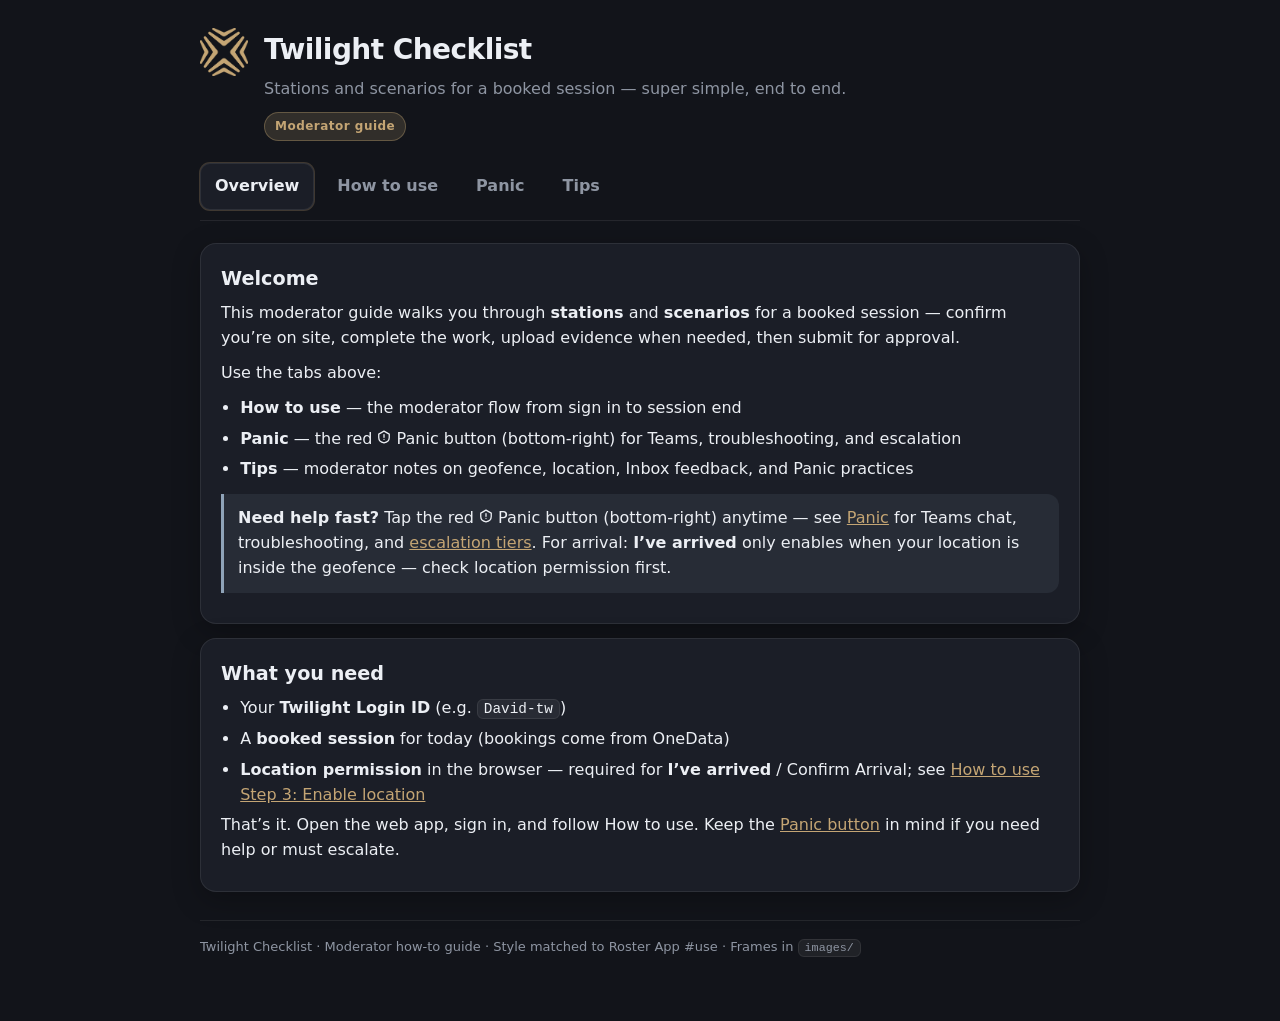
<file: moderator-guide/index.html>
<!DOCTYPE html>
<html lang="en">
<head>
  <meta charset="utf-8" />
  <meta name="viewport" content="width=device-width, initial-scale=1" />
  <title>Twilight Checklist — How to use</title>
  <style>
    :root {
      --bg: #12141A;
      --card: #1B1E27;
      --text: #ECEFF4;
      --muted: #8E95A2;
      --gold: #C4A574;
      --gold-soft: rgba(196,165,116,.18);
      --border: rgba(255,255,255,.08);
      --rose: #C48989;
      --ok: #8FA3B8;
    }
    * { box-sizing: border-box; }
    body {
      margin: 0;
      font-family: Inter, system-ui, -apple-system, Segoe UI, Roboto, sans-serif;
      background: var(--bg);
      color: var(--text);
      line-height: 1.55;
    }
    a { color: var(--gold); }
    .wrap { max-width: 920px; margin: 0 auto; padding: 28px 20px 64px; }
    header.hero {
      display: flex; gap: 16px; align-items: flex-start;
      margin-bottom: 22px;
    }
    .logo {
      width: 48px;
      height: 48px;
      border-radius: 12px;
      object-fit: contain;
      background: transparent;
      padding: 0;
      flex-shrink: 0;
      display: block;
    }
    h1 { margin: 0 0 6px; font-size: 1.75rem; letter-spacing: -.02em; }
    .sub { color: var(--muted); margin: 0; }
    .badge {
      display: inline-block; margin-top: 10px;
      font-size: 12px; font-weight: 600; letter-spacing: .04em;
      color: var(--gold); background: var(--gold-soft);
      border: 1px solid rgba(196,165,116,.35);
      border-radius: 999px; padding: 4px 10px;
    }
    .tabs {
      display: flex; flex-wrap: wrap; gap: 8px;
      border-bottom: 1px solid var(--border);
      padding-bottom: 10px; margin: 22px 0 22px;
    }
    .tabs button {
      appearance: none; border: 1px solid transparent;
      background: transparent; color: var(--muted);
      padding: 10px 14px; border-radius: 10px;
      font: inherit; font-weight: 600; cursor: pointer;
    }
    .tabs button:hover { color: var(--text); background: rgba(255,255,255,.04); }
    .tabs button.active {
      color: var(--text); background: var(--card);
      border-color: var(--border);
      box-shadow: 0 0 0 1px rgba(196,165,116,.25);
    }
    .panel { display: none; }
    .panel.active { display: block; }
    .card {
      background: var(--card); border: 1px solid var(--border);
      border-radius: 16px; padding: 20px 20px 18px;
      box-shadow: 0 8px 28px rgba(0,0,0,.25);
      margin-bottom: 14px;
    }
    .card h2 { margin: 0 0 8px; font-size: 1.2rem; }
    .card h3 { margin: 18px 0 8px; font-size: 1.05rem; color: var(--gold); }
    .card.step h3 { margin-top: 0; color: var(--text); }
    .card p { margin: 0 0 10px; color: var(--text); }
    .muted { color: var(--muted); }
    .step {
      display: grid; grid-template-columns: 1fr; gap: 12px;
      margin-bottom: 18px;
    }
    .step img {
      width: 100%;
      max-width: 100%;
      height: auto;
      display: block;
      border-radius: 14px;
      border: 1px solid var(--border);
      background: transparent;
      object-fit: contain;
    }
    #panic .step img {
      width: 100%;
      max-width: 100%;
      height: auto;
      display: block;
      background: #12141A;
      /* native screenshot size — no forced aspect / no letterbox */
      object-fit: unset;
      aspect-ratio: auto;
    }
    .step-body { padding: 4px 2px 0; }
    .step-num {
      display: inline-flex; align-items: center; justify-content: center;
      min-width: 28px; height: 28px; border-radius: 999px;
      background: var(--gold-soft); color: var(--gold);
      font-weight: 700; font-size: 13px; margin-right: 8px;
    }
    ol.easy, ul.easy { padding-left: 1.2rem; margin: 8px 0 0; }
    ol.easy li, ul.easy li { margin: 6px 0; }
    .callout {
      border-left: 3px solid var(--gold);
      background: rgba(196,165,116,.08);
      padding: 12px 14px; border-radius: 0 12px 12px 0;
      margin: 12px 0;
    }
    .callout.warn { border-left-color: var(--rose); background: rgba(196,137,137,.1); }
    .callout.tip { border-left-color: var(--ok); background: rgba(143,163,184,.1); }
    code, kbd {
      font-family: ui-monospace, SFMono-Regular, Menlo, Consolas, monospace;
      font-size: .9em; background: rgba(255,255,255,.06);
      border: 1px solid var(--border); border-radius: 6px; padding: 1px 6px;
    }
    footer {
      margin-top: 28px; color: var(--muted); font-size: 13px;
      border-top: 1px solid var(--border); padding-top: 16px;
    }
    .img-caption {
      font-size: 12px; color: var(--muted); margin: -4px 0 0;
    }
    .cta-next {
      display: flex; flex-wrap: wrap; align-items: center; justify-content: space-between;
      gap: 14px;
      background: linear-gradient(135deg, rgba(196,165,116,.14), rgba(196,137,137,.12));
      border: 1px solid rgba(196,165,116,.35);
      border-radius: 16px;
      padding: 18px 20px;
      margin: 8px 0 18px;
      text-decoration: none;
      color: inherit;
      transition: border-color .15s, transform .15s;
    }
    .cta-next:hover {
      border-color: var(--gold);
      transform: translateY(-1px);
    }
    .cta-next .cta-label {
      font-size: 12px; font-weight: 600; letter-spacing: .04em;
      color: var(--gold); text-transform: uppercase; margin: 0 0 4px;
    }
    .cta-next .cta-title {
      margin: 0; font-size: 1.15rem; font-weight: 700; color: var(--text);
    }
    .cta-next .cta-sub { margin: 4px 0 0; color: var(--muted); font-size: 14px; }
    .cta-next .cta-btn {
      display: inline-flex; align-items: center; gap: 8px;
      background: var(--gold); color: #1a140c;
      font-weight: 700; font-size: 15px;
      padding: 12px 18px; border-radius: 12px;
      white-space: nowrap;
    }
  </style>
</head>
<body>
  <div class="wrap">
    <header class="hero">
      <img class="logo" src="images/centific-logo-gold.png" alt="Centific" width="48" height="48" />
      <div>
        <h1>Twilight Checklist</h1>
        <p class="sub">Stations and scenarios for a booked session — super simple, end to end.</p>
        <span class="badge">Moderator guide</span>
      </div>
    </header>

    <nav class="tabs" role="tablist" aria-label="Guide sections">
      <button type="button" class="active" data-tab="overview" role="tab" aria-selected="true">Overview</button>
      <button type="button" data-tab="use" role="tab" aria-selected="false">How to use</button>
      <button type="button" data-tab="panic" role="tab" aria-selected="false">Panic</button>
      <button type="button" data-tab="tips" role="tab" aria-selected="false">Tips</button>
    </nav>

    <!-- ========== OVERVIEW ========== -->
    <section id="overview" class="panel active" role="tabpanel">
      <div class="card">
        <h2>Welcome</h2>
        <p>This moderator guide walks you through <strong>stations</strong> and <strong>scenarios</strong> for a booked session — confirm you’re on site, complete the work, upload evidence when needed, then submit for approval.</p>
        <p class="muted">Use the tabs above:</p>
        <ul class="easy">
          <li><strong>How to use</strong> — the moderator flow from sign in to session end</li>
          <li><strong>Panic</strong> — the red <span class="panic-ico-inline" aria-hidden="true" title="Panic button"><svg class="panic-ico-svg" width="14" height="14" viewBox="0 0 24 24" fill="none" stroke="currentColor" stroke-width="2.2" stroke-linecap="round" stroke-linejoin="round"><path d="M12 2 3 7v6c0 5 3.8 8.4 9 9 5.2-.6 9-4 9-9V7l-9-5z"/><line x1="12" y1="8" x2="12" y2="12.5"/><line x1="12" y1="16" x2="12.01" y2="16"/></svg></span> Panic button (bottom-right) for Teams, troubleshooting, and escalation</li>
          <li><strong>Tips</strong> — moderator notes on geofence, location, Inbox feedback, and Panic practices</li>
        </ul>
        <div class="callout tip">
          <strong>Need help fast?</strong> Tap the red <span class="panic-ico-inline" aria-hidden="true" title="Panic button"><svg class="panic-ico-svg" width="14" height="14" viewBox="0 0 24 24" fill="none" stroke="currentColor" stroke-width="2.2" stroke-linecap="round" stroke-linejoin="round"><path d="M12 2 3 7v6c0 5 3.8 8.4 9 9 5.2-.6 9-4 9-9V7l-9-5z"/><line x1="12" y1="8" x2="12" y2="12.5"/><line x1="12" y1="16" x2="12.01" y2="16"/></svg></span> Panic button (bottom-right) anytime — see <a href="#panic-open">Panic</a> for Teams chat, troubleshooting, and <a href="#panic-escalate">escalation tiers</a>. For arrival: <strong>I’ve arrived</strong> only enables when your location is inside the geofence — check location permission first.
        </div>
      </div>

      <div class="card">
        <h2>What you need</h2>
        <ul class="easy">
          <li>Your <strong>Twilight Login ID</strong> (e.g. <code>David-tw</code>)</li>
          <li>A <strong>booked session</strong> for today (bookings come from OneData)</li>
          <li><strong>Location permission</strong> in the browser — required for <strong>I’ve arrived</strong> / Confirm Arrival; see <a href="#enable-location">How to use Step 3: Enable location</a></li>
        </ul>
        <p class="muted">That’s it. Open the web app, sign in, and follow How to use. Keep the <a href="#panic-open">Panic button</a> in mind if you need help or must escalate.</p>
      </div>
    </section>

    <!-- ========== HOW TO USE (Moderator E2E) ========== -->
    <section id="use" class="panel" role="tabpanel" hidden>
      <div class="card">
        <h2>How to use (super simple)</h2>
        <p class="muted">Moderator path from sign-in to session end. Follow these like a recipe, one step at a time — eight steps total.</p>
      </div>

      <div class="card step">
        <div class="step-body">
          <h3><span class="step-num">1</span> Sign in with Twilight Login ID</h3>
          <p>Open Twilight Checklist and sign in with your <strong>Twilight Login ID</strong> (for example <code>David-tw</code>). Use the same ID every time so your sessions and history stay with you.</p>
        </div>
        <img src="images/tw-use-1-signin.png" alt="Step 1: sign in with Twilight Login ID" width="1280" height="720" />
        <p class="img-caption">Step 1 — Sign in with Twilight Login ID (David-tw)</p>
      </div>

            <div class="card step">
        <div class="step-body">
          <h3><span class="step-num">2</span> Open today’s booked session / Entry</h3>
          <p>Pick today’s booked session and open <strong>Entry</strong>. If nothing shows up, check that OneData has a booking for you today.</p>
        </div>
        <img src="images/tw-use-2-session.png" alt="Step 2: open today’s booked session Entry" width="1280" height="720" />
        <p class="img-caption">Step 2 — Open today’s booked session / Entry</p>
      </div>

      <div class="card step" id="enable-location">
        <div class="step-body">
          <h3><span class="step-num">3</span> Enable location</h3>
          <p>Twilight needs your device location so <strong>I’ve arrived</strong> can unlock when you’re inside the session geofence.</p>
          <ol class="easy">
            <li>When the browser asks, tap <strong>Allow</strong> / <strong>Allow while using</strong> — not <strong>Block</strong>.</li>
            <li>If you already blocked it, reopen site settings for Twilight → Location → Allow, then reload. <strong>iPhone Safari:</strong> aA / website settings → Location. <strong>Chrome:</strong> lock icon in address bar → Site settings → Location.</li>
            <li>Stay near the booked address; outside the fence the button stays disabled even with location on.</li>
          </ol>
          <div class="callout tip">
            <strong>Tip:</strong> Location ON + inside fence + equipment packed → <strong>I’ve arrived</strong> lights up.
          </div>
        </div>
        <img src="images/tw-use-3-location.png" alt="Step 3: enable location permission for Twilight" width="1280" height="720" />
        <p class="img-caption">Step 3 — Enable location (Allow permission, then stay inside the geofence)</p>
      </div>

      <div class="card step">
        <div class="step-body">
          <h3><span class="step-num">4</span> I’ve arrived (Confirm Arrival)</h3>
          <p>Confirm you’re ready: equipment set and you’re <strong>inside the geofence</strong>. The live button label is <strong>I’ve arrived</strong> (ON-SITE). It enables for Confirm Arrival when location reports inside the fence — allow location access if the browser asks.</p>
          <div class="callout tip">
            <strong>Tip:</strong> If <strong>I’ve arrived</strong> stays disabled, you’re probably outside the fence or location is blocked. Move closer / check browser permissions.
          </div>
        </div>
        <img src="images/tw-use-4-arrival.png" alt="Step 4: I’ve arrived / Confirm Arrival when inside geofence" width="1280" height="720" />
        <p class="img-caption">Step 4 — I’ve arrived enabled (equipment ready + inside geofence)</p>
      </div>

      <div class="card step">
        <div class="step-body">
          <h3><span class="step-num">5</span> Work Stations &amp; scenarios</h3>
          <p>Open each station and complete its scenarios. On calibration stations, mark <strong>Rig 1</strong> / <strong>Rig 2</strong> Completed. Upload evidence where the scenario asks for it.</p>
          <div class="callout warn">
            <strong>Important:</strong> Do not auto-advance past <strong>Uploaded</strong> — wait for reviewer checkpoints where the flow requires them.
          </div>
        </div>
        <img src="images/tw-use-5-stations.png" alt="Step 5: complete stations, scenarios, and evidence uploads" width="1280" height="720" />
        <p class="img-caption">Step 5 — Stations & scenarios; Rig 1 / Rig 2 Completed</p>
      </div>

      <div class="card step">
        <div class="step-body">
          <h3><span class="step-num">6</span> Submit for Approval</h3>
          <p>When every station is ready, tap <strong>Submit for Approval</strong>. Double-check uploads and Rig Completed marks before you send.</p>
        </div>
        <img src="images/tw-use-6-approval.png" alt="Step 6: Submit for Approval" width="1280" height="720" />
        <p class="img-caption">Step 6 — Submit for Approval</p>
      </div>

      <div class="card step">
        <div class="step-body">
          <h3><span class="step-num">7</span> Watch Approval / Inbox</h3>
          <p>Keep an eye on <strong>Approval</strong> / <strong>Inbox</strong> for reviewer feedback. If something is sent back, fix the notes and resubmit.</p>
        </div>
        <img src="images/tw-use-7-inbox.png" alt="Step 7: watch Approval / Inbox for feedback" width="1280" height="720" />
        <p class="img-caption">Step 7 — Moderator Inbox feedback</p>
      </div>

      <div class="card step">
        <div class="step-body">
          <h3><span class="step-num">8</span> Session end</h3>
          <p>After review is complete, the session resets for the next booking. You’re done — next time, start again from today’s Entry.</p>
        </div>
        <img src="images/tw-use-8-session-end.png" alt="Step 8: session ends and resets for the next booking" width="1280" height="720" />
        <p class="img-caption">Step 8 — Session complete; reset for next booking</p>
      </div>

      <a class="cta-next" href="#panic-open" id="cta-panic">
        <div>
          <p class="cta-label">Next</p>
          <p class="cta-title">Learn the Panic button</p>
          <p class="cta-sub">Red <span class="panic-ico-inline" aria-hidden="true" title="Panic button"><svg class="panic-ico-svg" width="14" height="14" viewBox="0 0 24 24" fill="none" stroke="currentColor" stroke-width="2.2" stroke-linecap="round" stroke-linejoin="round"><path d="M12 2 3 7v6c0 5 3.8 8.4 9 9 5.2-.6 9-4 9-9V7l-9-5z"/><line x1="12" y1="8" x2="12" y2="12.5"/><line x1="12" y1="16" x2="12.01" y2="16"/></svg></span> — Teams, troubleshooting tips, and escalation tiers</p>
        </div>
        <span class="cta-btn">Panic button →</span>
      </a>
    </section>

    <!-- ========== PANIC ========== -->
    <section id="panic" class="panel" role="tabpanel" hidden>
      <div class="card">
        <h2>Panic button</h2>
        <p>The red <span class="panic-ico-inline" aria-hidden="true" title="Panic button"><svg class="panic-ico-svg" width="14" height="14" viewBox="0 0 24 24" fill="none" stroke="currentColor" stroke-width="2.2" stroke-linecap="round" stroke-linejoin="round"><path d="M12 2 3 7v6c0 5 3.8 8.4 9 9 5.2-.6 9-4 9-9V7l-9-5z"/><line x1="12" y1="8" x2="12" y2="12.5"/><line x1="12" y1="16" x2="12.01" y2="16"/></svg></span> button sits bottom-right on moderator chrome and is always available. Tap it for help: Teams with managers, troubleshooting tips, and emergency escalation tiers.</p>
        <div class="callout tip">
          <strong>Always on:</strong> You don’t need to leave the session flow — open Panic from any moderator screen.
        </div>
      </div>

      <div class="card step" id="panic-open">
        <div class="step-body">
          <h3><span class="step-num">1</span> Find / open the Panic button</h3>
          <p>Look for the red circular <span class="panic-ico-inline" aria-hidden="true" title="Panic button"><svg class="panic-ico-svg" width="14" height="14" viewBox="0 0 24 24" fill="none" stroke="currentColor" stroke-width="2.2" stroke-linecap="round" stroke-linejoin="round"><path d="M12 2 3 7v6c0 5 3.8 8.4 9 9 5.2-.6 9-4 9-9V7l-9-5z"/><line x1="12" y1="8" x2="12" y2="12.5"/><line x1="12" y1="16" x2="12.01" y2="16"/></svg></span> button in the bottom-right of the moderator UI. Tap it to open the Panic menu.</p>
        </div>
        <img src="images/tw-panic-1-open.png?v=20260918b">
        <p class="img-caption">Step 1 — Live app: red <span class="panic-ico-inline" aria-hidden="true" title="Panic button"><svg class="panic-ico-svg" width="14" height="14" viewBox="0 0 24 24" fill="none" stroke="currentColor" stroke-width="2.2" stroke-linecap="round" stroke-linejoin="round"><path d="M12 2 3 7v6c0 5 3.8 8.4 9 9 5.2-.6 9-4 9-9V7l-9-5z"/><line x1="12" y1="8" x2="12" y2="12.5"/><line x1="12" y1="16" x2="12.01" y2="16"/></svg></span> Panic button (bottom-right)</p>
      </div>

            <div class="card step" id="panic-communication">
        <div class="step-body">
          <h3><span class="step-num">2</span> Open Comm (Teams)</h3>
          <p>In the Panic menu, tap <strong>Comm</strong> to open the managers Teams chat. When the flow prompts you, notify managers in Teams immediately.</p>
        </div>
        <img src="images/tw-panic-2-teams.png?v=20260918b">
        <p class="img-caption">Step 2 — Live app: Panic menu (Comm · Troubleshooting · Emergency)</p>
      </div>

<div class="card step" id="panic-troubleshoot">
        <div class="step-body">
          <h3><span class="step-num">3</span> Troubleshooting Tips</h3>
          <p>Use <strong>Troubleshooting Tips</strong> for network problems (Eero bridge, Xfinity, cameras to home WiFi as a last resort), night-specific issues, and FAQ answers — before you escalate.</p>
        </div>
        <img src="images/tw-panic-3-troubleshoot.png?v=20260918b">
        <p class="img-caption">Step 3 — Live app: Troubleshooting Tips</p>
      </div>

      <div class="card step" id="panic-tiers">
        <div class="step-body">
          <h3><span class="step-num">4</span> Escalation tiers overview</h3>
          <p><strong>Emergency · Escalation Tiers</strong> has four levels. Pick the one that matches the situation:</p>
          <ul class="easy">
            <li><strong>Handle it yourself</strong> — routine session flow, scripted steps, or normal setup you can resolve</li>
            <li><strong>Flag in real time</strong> — neighbor confrontation, police arriving, unworkable environment, intoxicated participant, inappropriate conduct toward you, or a participant in visible distress</li>
            <li><strong>Report afterward (same night)</strong> — canceled or cut-short session, withdrawal request, complaint from participant/neighbor, equipment damage</li>
            <li><strong>Escalate immediately</strong> — notify the project manager directly (see next step)</li>
          </ul>
        </div>
        <img src="images/tw-panic-4-tiers.png?v=20260918b">
        <p class="img-caption">Step 4 — Live app: Emergency · Escalation Tiers</p>
      </div>

      <div class="card step" id="panic-escalate">
        <div class="step-body">
          <h3><span class="step-num">5</span> Escalate immediately options</h3>
          <p>Use <strong>Escalate immediately</strong> (and notify the project manager directly) for: police contact of any kind, lost/corrupted capture, a consent-form demand you can’t answer, allegation of misconduct, or harm / threat of harm.</p>
          <ul class="easy">
            <li><strong>Contact Police</strong> — call <strong>911</strong> if there is danger</li>
            <li><strong>Data Loss</strong> — lost or corrupted capture</li>
            <li><strong>NDA / Consent Question</strong> — consent-form demand you can’t answer</li>
            <li><strong>Misconduct Report</strong> — Environment or Teammate</li>
          </ul>
          <div class="callout warn">
            <strong>Safety first:</strong> If anyone is in danger, call 911. Then escalate and notify the project manager.
          </div>
        </div>
        <img src="images/tw-panic-5-escalate.png?v=20260918b">
        <p class="img-caption">Step 5 — Live app: Escalate immediately options</p>
      </div>
    </section>

    <!-- ========== TIPS (Moderator caveats) ========== -->
    <section id="tips" class="panel" role="tabpanel" hidden>
      <div class="card">
        <h2>Tips &amp; extras</h2>
        <p class="muted">Short moderator notes and caveats that save time.</p>
      </div>

      <div class="card">
        <h2>Location</h2>
        <p>Allow location permission so <strong>I’ve arrived</strong> can unlock. If you denied it, reopen site settings for Twilight → <strong>Location → Allow</strong>, then reload.</p>
        <ul class="easy">
          <li><strong>iPhone Safari:</strong> aA / website settings → Location</li>
          <li><strong>Chrome:</strong> lock icon in the address bar → Site settings → Location</li>
          <li>Stay near the booked address: the geofence still controls the button, so it remains disabled outside the fence even when location is on.</li>
        </ul>
      </div>

      <div class="card">
        <h2>Moderator caveats</h2>
        <ul class="easy">
          <li><strong>Geofence</strong> is required for <strong>I’ve arrived</strong> (Confirm Arrival) — the button stays off until you’re inside</li>
          <li><strong>OneData</strong> drives bookings; no booking means there’s nothing to open today</li>
          <li><strong>Location permission</strong> must be allowed and shared so <strong>I’ve arrived</strong> / Confirm Arrival can unlock</li>
          <li>Check <strong>Inbox</strong> for feedback and fix notes before resubmitting</li>
          <li>Don’t open the bot-only Excel sync workbook — it’s not for day-to-day use</li>
        </ul>
        <div class="callout warn">
          <strong>Common mistake:</strong> Waiting for <strong>I’ve arrived</strong> while outside the fence (or with location denied). Fix location first, then the button lights up.
        </div>
      </div>

      <div class="card" id="panic-practices">
        <h2>Panic button — common practices</h2>
        <p class="muted">Quick escalation guidance. Full walkthrough: <a href="#panic-open">Panic</a>.</p>
        <ul class="easy">
          <li><strong>Handle yourself</strong> for routine or scripted issues you can resolve on site.</li>
          <li><strong>Flag in real time</strong> for safety, conduct, police on scene, or an unworkable site.</li>
          <li><strong>Report same night</strong> for cancel/withdrawal, complaints, or equipment damage.</li>
          <li><strong>Escalate immediately</strong> + notify the PM for police contact, data loss, consent dead-ends, misconduct, or harm/threat. Call <strong>911</strong> if in danger. Use Teams to notify managers when prompted.</li>
        </ul>
        <div class="callout warn">
          <strong>When in doubt, escalate.</strong> Better to over-communicate than to wait.
        </div>
      </div>
    </section>

    <footer>
      Twilight Checklist · Moderator how-to guide · Style matched to Roster App #use · Frames in <code>images/</code>
    </footer>
  </div>

  <script>
    const tabs = document.querySelectorAll('.tabs button');
    const panels = document.querySelectorAll('.panel');
    function scrollGuideTop() {
      window.scrollTo({ top: 0, left: 0, behavior: 'auto' });
    }
    function showTab(id, { updateHash = true, scrollTop = true } = {}) {
      tabs.forEach((b) => {
        const on = b.dataset.tab === id;
        b.classList.toggle('active', on);
        b.setAttribute('aria-selected', on ? 'true' : 'false');
      });
      panels.forEach((p) => {
        const on = p.id === id;
        p.classList.toggle('active', on);
        p.hidden = !on;
      });
      if (updateHash) history.replaceState(null, '', '#' + id);
      if (scrollTop) {
        // Tab switches keep prior page scroll; reset so Panic starts at step 1
        requestAnimationFrame(scrollGuideTop);
      }
    }
    function applyHash() {
      const raw = (location.hash || '#overview').slice(1);
      if (!raw) return showTab('overview');
      // Deep links into panels (e.g. #enable-location, #panic-open, #panic-escalate)
      const el = document.getElementById(raw);
      if (el && !el.classList.contains('panel')) {
        const panel = el.closest('.panel');
        if (panel) showTab(panel.id, { updateHash: false, scrollTop: false });
        requestAnimationFrame(() => {
          el.scrollIntoView({ behavior: 'smooth', block: 'start' });
        });
        return;
      }
      // Bare #panic (panel) → Panic tab at top / step 1
      if (raw === 'panic') {
        showTab('panic', { updateHash: false });
        const step1 = document.getElementById('panic-open');
        requestAnimationFrame(() => {
          if (step1) step1.scrollIntoView({ behavior: 'smooth', block: 'start' });
          else scrollGuideTop();
        });
        return;
      }
      // Prefix deep-links: #panic-* without matching id → open panic panel at top
      if (raw.startsWith('panic-')) {
        if (!el) {
          showTab('panic', { updateHash: false });
          return;
        }
      }
      if (el && el.classList.contains('panel')) {
        showTab(raw);
        return;
      }
      showTab('overview');
    }
    tabs.forEach((b) => b.addEventListener('click', () => showTab(b.dataset.tab)));
    window.addEventListener('hashchange', applyHash);
    applyHash();
  </script>
</body>
</html>
</file>
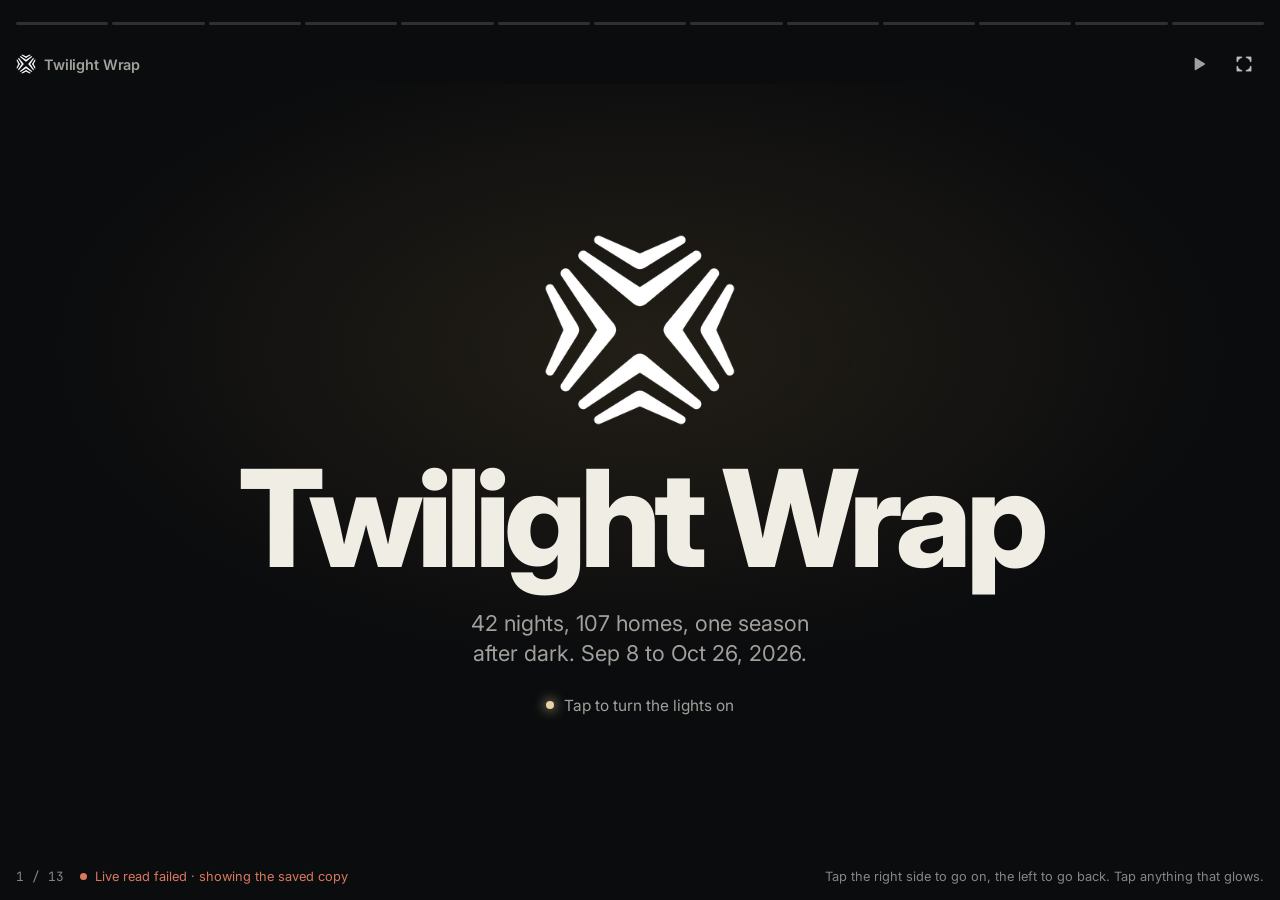
<file: wrap/index.html>
<!doctype html>
<html lang="en">
<head>
<meta charset="utf-8">
<meta name="viewport" content="width=device-width, initial-scale=1, viewport-fit=cover">
<meta name="theme-color" content="#0b0c0e">
<title>Twilight Wrap</title>
<link rel="icon" href="assets/centific-mark-cyan.png">
<link rel="preconnect" href="https://fonts.googleapis.com">
<link rel="preconnect" href="https://fonts.gstatic.com" crossorigin>
<link href="https://fonts.googleapis.com/css2?family=Inter:wght@400;500;600;700;800&family=JetBrains+Mono:wght@400;500&display=swap" rel="stylesheet">
<link rel="stylesheet" href="wrap.css?v=1.3.103026b">
</head>
<body>
<main class="wrap" id="wrap" aria-roledescription="story">
  <header class="chrome">
    <div class="bars" id="bars" role="group" aria-label="Chapters"></div>
    <div class="chrome-row">
      <a class="brand" href="../" aria-label="Open Project Twilight">
        <img src="assets/centific-mark-cyan.png" alt="" width="20" height="20">
        <span>Twilight Wrap</span>
      </a>
      <span class="status-chip" id="paused" hidden>Paused</span>
      <div class="chrome-actions">
        <button type="button" class="icon-btn" id="btn-play" aria-label="Pause">
          <svg viewBox="0 0 24 24" aria-hidden="true"><g class="i-pause"><rect x="6.5" y="5" width="3.5" height="14" rx="1.2"/><rect x="14" y="5" width="3.5" height="14" rx="1.2"/></g><path class="i-play" d="M8 5.6v12.8a1 1 0 0 0 1.5.86l10.4-6.4a1 1 0 0 0 0-1.72L9.5 4.74A1 1 0 0 0 8 5.6z"/></svg>
        </button>
        <button type="button" class="icon-btn" id="btn-full" aria-label="Full screen">
          <svg viewBox="0 0 24 24" aria-hidden="true" fill="none" stroke="currentColor" stroke-width="2" stroke-linecap="round" stroke-linejoin="round"><path d="M4 9V4h5M20 9V4h-5M4 15v5h5M20 15v5h-5"/></svg>
        </button>
      </div>
    </div>
  </header>

  <div class="stage" id="stage" aria-live="polite"></div>

  <footer class="foot" id="foot">
    <span id="counter" class="mono"></span>
    <span id="sync" class="sync" role="status" aria-live="polite"></span>
    <span class="foot-hint">Tap the right side to go on, the left to go back. Tap anything that glows.</span>
  </footer>
</main>
<noscript><p class="noscript">Twilight Wrap needs JavaScript.</p></noscript>
<script src="wrap-live.js?v=1.3.103026b"></script>
<script src="wrap.js?v=1.3.103026b"></script>
</body>
</html>
</file>
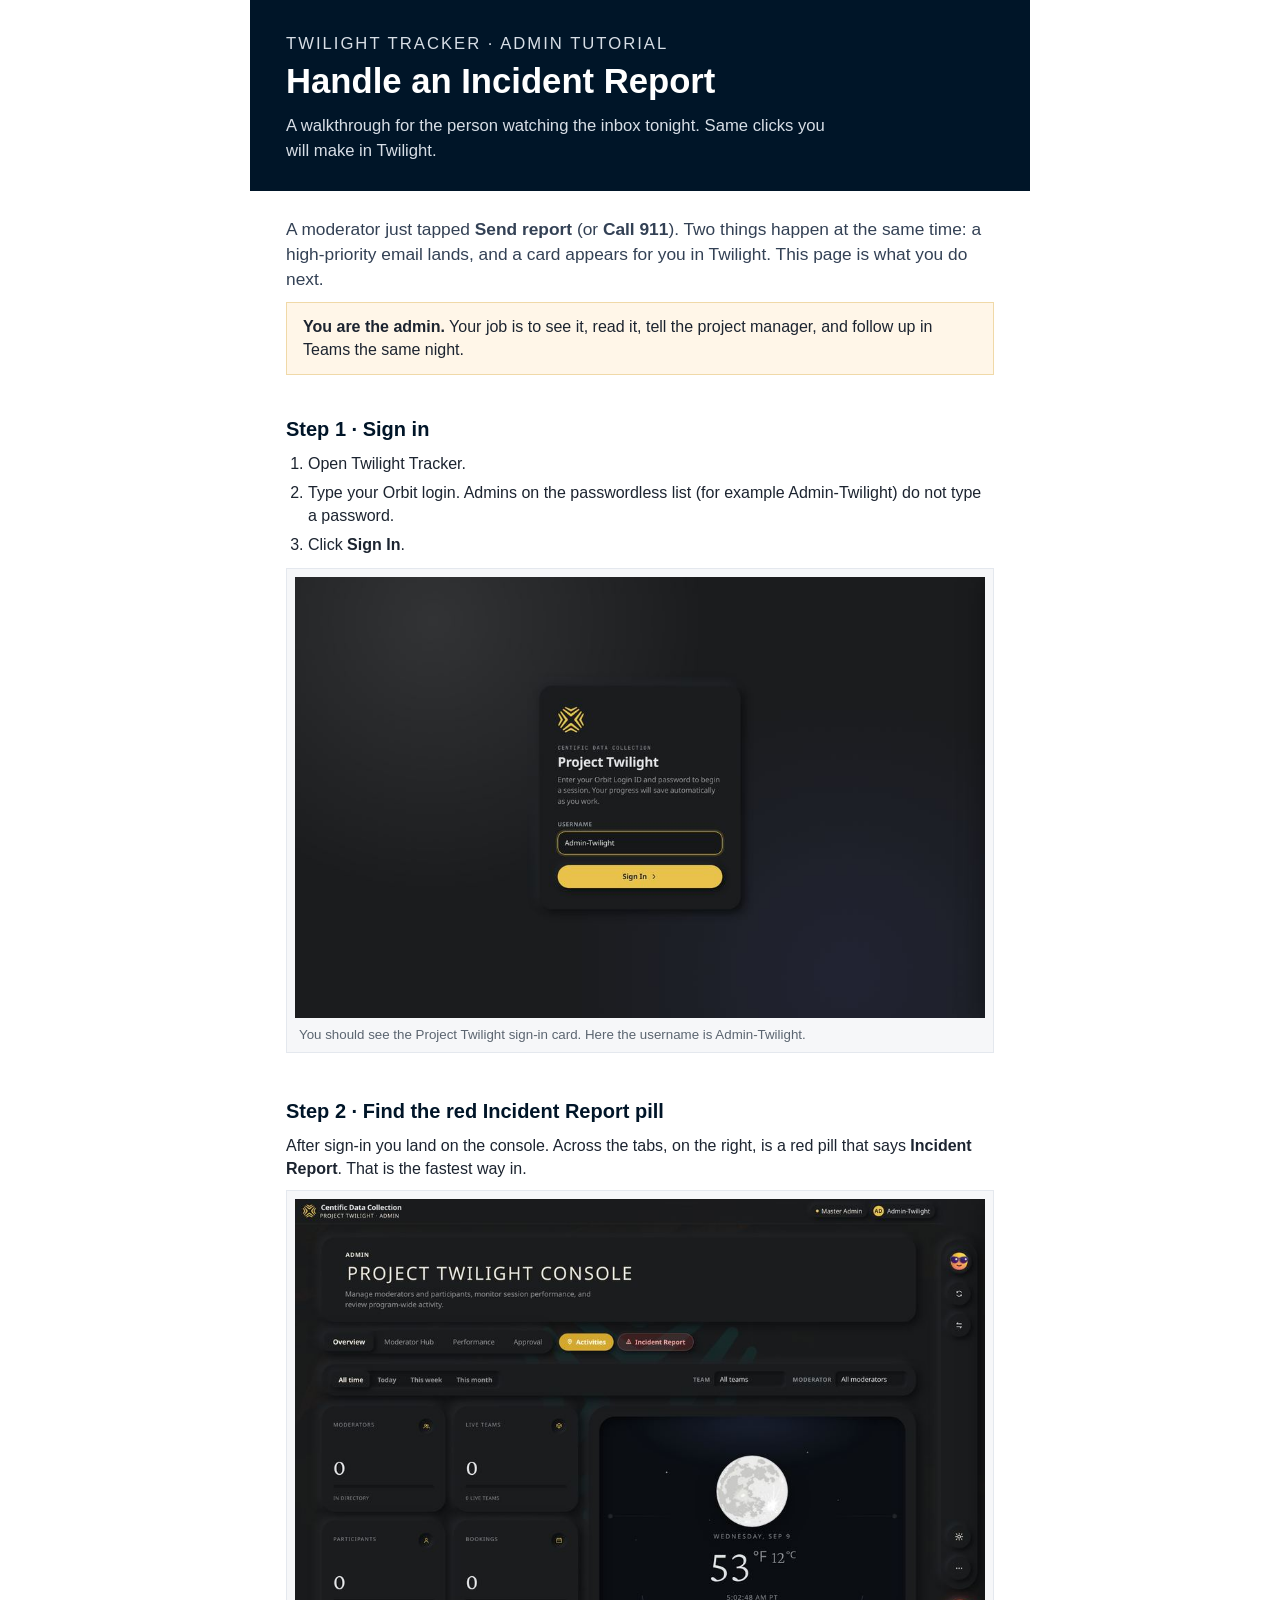
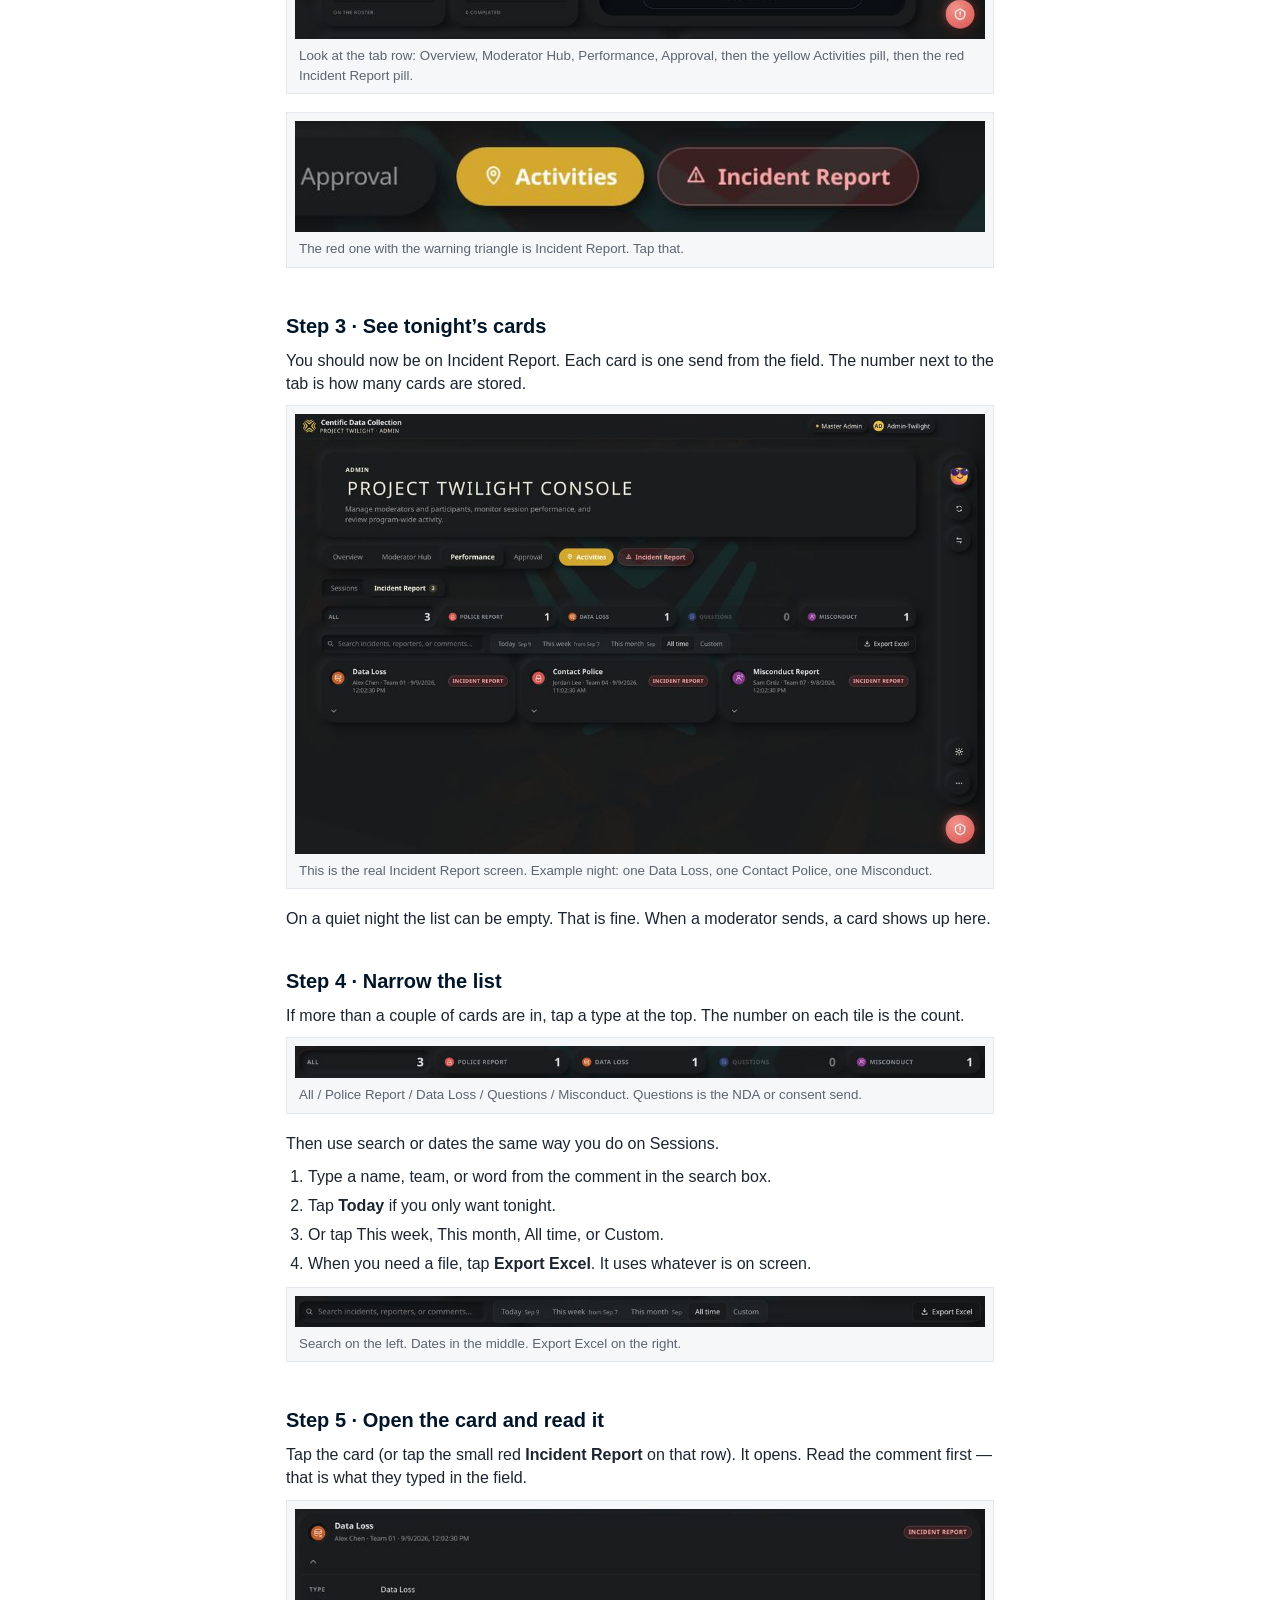
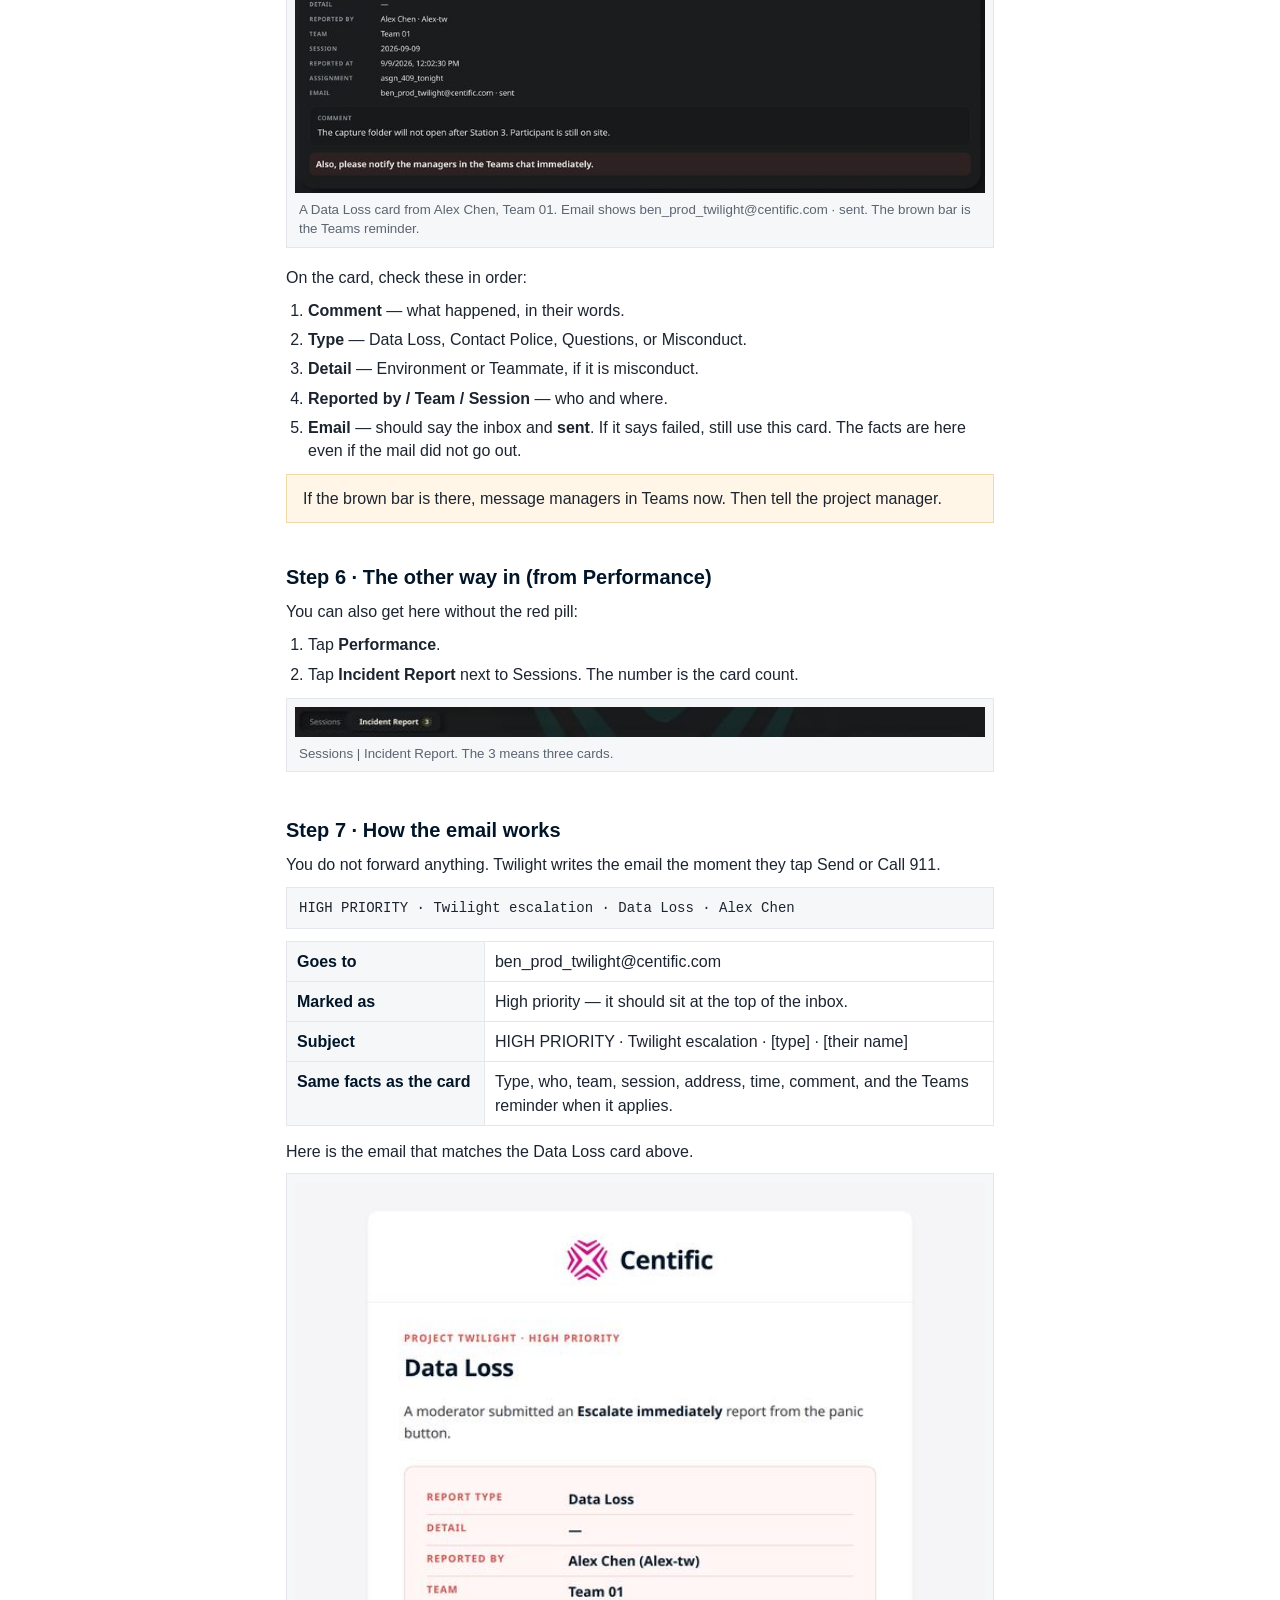
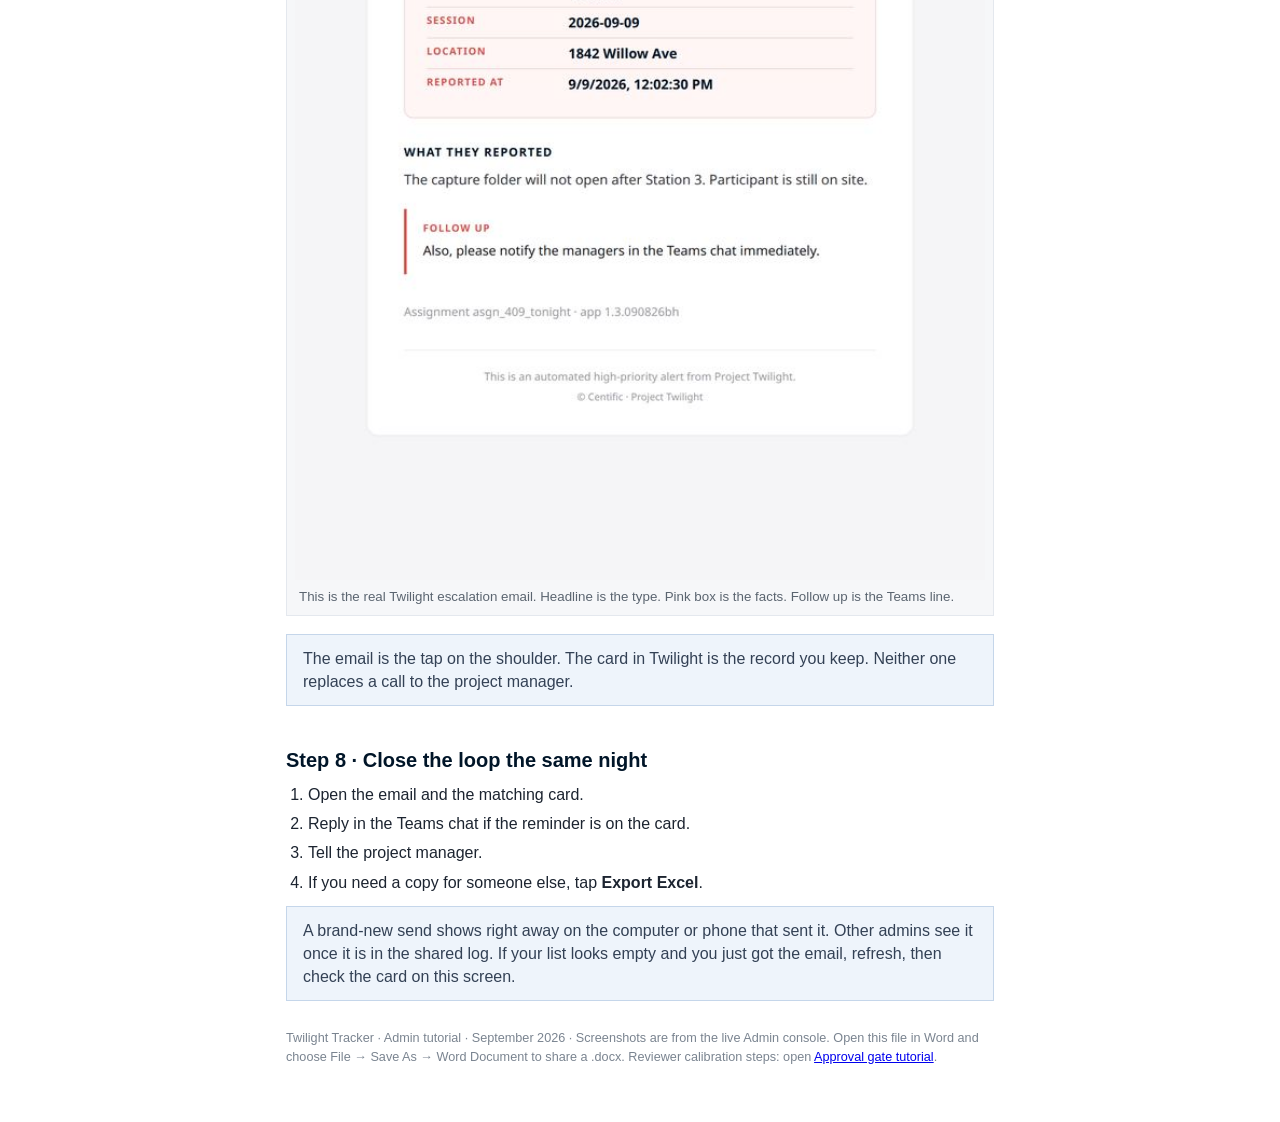
<file: docs/incident-report-guide.html>
<!DOCTYPE html>
<html lang="en">
<head>
  <meta charset="utf-8">
  <meta name="viewport" content="width=device-width, initial-scale=1">
  <title>Twilight Tracker · Incident Report tutorial</title>
  <style>
    html, body { margin: 0; padding: 0; }
    body {
      font-family: Calibri, "Segoe UI", Helvetica, Arial, sans-serif;
      font-size: 12pt;
      line-height: 1.45;
      color: #1c2430;
      background: #fff;
    }
    .page { max-width: 780px; margin: 0 auto; padding: 0 0 56px; }
    .hero {
      background: #001528;
      color: #fff;
      padding: 32px 36px 28px;
    }
    .kicker {
      letter-spacing: 2px;
      font-size: 10pt;
      color: #f5d56a;
      text-transform: uppercase;
      margin: 0 0 8px;
    }
    h1 {
      font-size: 26pt;
      margin: 0 0 8px;
      color: #fff;
    }
    .hero p { margin: 0; color: #d7dee6; font-size: 12.5pt; max-width: 560px; }
    .pad { padding: 26px 36px 0; }
    h2 {
      font-size: 15pt;
      color: #001528;
      margin: 0 0 8px;
    }
    p { margin: 0 0 10px; }
    ol { margin: 0 0 12px; padding-left: 22px; }
    li { margin: 0 0 6px; }
    .lede { font-size: 13pt; color: #334155; }
    .fig {
      margin: 10px 0 18px;
      border: 1px solid #e4e8ee;
      background: #f6f7f9;
      padding: 8px 8px 0;
    }
    .fig img {
      display: block;
      width: 100%;
      height: auto;
      border: 0;
    }
    .cap {
      margin: 0;
      padding: 7px 4px 8px;
      font-size: 10pt;
      color: #5b6570;
    }
    .you {
      background: #fff6e8;
      border: 1px solid #f0d9a8;
      padding: 12px 16px;
      margin: 0 0 14px;
    }
    .note {
      background: #eef4fb;
      border: 1px solid #c5d6ea;
      padding: 12px 16px;
      margin: 0 0 14px;
      color: #334155;
    }
    .subject {
      font-family: Consolas, "Courier New", monospace;
      font-size: 10.5pt;
      background: #f6f7f9;
      border: 1px solid #e4e8ee;
      padding: 10px 12px;
      margin: 0 0 12px;
    }
    table.fields { width: 100%; border-collapse: collapse; margin: 8px 0 14px; }
    table.fields th, table.fields td {
      border: 1px solid #e4e8ee;
      padding: 8px 10px;
      text-align: left;
      vertical-align: top;
    }
    table.fields th { background: #f6f7f9; color: #001528; width: 28%; }
    .foot {
      margin: 28px 36px 0;
      color: #7a8490;
      font-size: 9.5pt;
    }
  </style>
</head>
<body>
  <div class="page">
    <div class="hero">
      <p class="kicker">Twilight Tracker · Admin tutorial</p>
      <h1>Handle an Incident Report</h1>
      <p>A walkthrough for the person watching the inbox tonight. Same clicks you will make in Twilight.</p>
    </div>

    <div class="pad">
      <p class="lede">A moderator just tapped <strong>Send report</strong> (or <strong>Call 911</strong>). Two things happen at the same time: a high-priority email lands, and a card appears for you in Twilight. This page is what you do next.</p>
      <div class="you"><strong>You are the admin.</strong> Your job is to see it, read it, tell the project manager, and follow up in Teams the same night.</div>
    </div>

    <div class="pad">
      <h2>Step 1 · Sign in</h2>
      <ol>
        <li>Open Twilight Tracker.</li>
        <li>Type your Orbit login. Admins on the passwordless list (for example Admin-Twilight) do not type a password.</li>
        <li>Click <strong>Sign In</strong>.</li>
      </ol>
      <div class="fig">
      <img src="[data-uri]" alt="Sign in as Admin-Twilight">
      <p class="cap">You should see the Project Twilight sign-in card. Here the username is Admin-Twilight.</p>
    </div>
    </div>

    <div class="pad">
      <h2>Step 2 · Find the red Incident Report pill</h2>
      <p>After sign-in you land on the console. Across the tabs, on the right, is a red pill that says <strong>Incident Report</strong>. That is the fastest way in.</p>
      <div class="fig">
      <img src="[data-uri]" alt="Admin console with Incident Report pill">
      <p class="cap">Look at the tab row: Overview, Moderator Hub, Performance, Approval, then the yellow Activities pill, then the red Incident Report pill.</p>
    </div>
      <div class="fig">
      <img src="[data-uri]" alt="Close-up of Activities and Incident Report">
      <p class="cap">The red one with the warning triangle is Incident Report. Tap that.</p>
    </div>
    </div>

    <div class="pad">
      <h2>Step 3 · See tonight’s cards</h2>
      <p>You should now be on Incident Report. Each card is one send from the field. The number next to the tab is how many cards are stored.</p>
      <div class="fig">
      <img src="[data-uri]" alt="Incident Report list with three cards">
      <p class="cap">This is the real Incident Report screen. Example night: one Data Loss, one Contact Police, one Misconduct.</p>
    </div>
      <p>On a quiet night the list can be empty. That is fine. When a moderator sends, a card shows up here.</p>
    </div>

    <div class="pad">
      <h2>Step 4 · Narrow the list</h2>
      <p>If more than a couple of cards are in, tap a type at the top. The number on each tile is the count.</p>
      <div class="fig">
      <img src="[data-uri]" alt="All, Police Report, Data Loss, Questions, Misconduct tiles">
      <p class="cap">All / Police Report / Data Loss / Questions / Misconduct. Questions is the NDA or consent send.</p>
    </div>
      <p>Then use search or dates the same way you do on Sessions.</p>
      <ol>
        <li>Type a name, team, or word from the comment in the search box.</li>
        <li>Tap <strong>Today</strong> if you only want tonight.</li>
        <li>Or tap This week, This month, All time, or Custom.</li>
        <li>When you need a file, tap <strong>Export Excel</strong>. It uses whatever is on screen.</li>
      </ol>
      <div class="fig">
      <img src="[data-uri]" alt="Search, date range, and Export Excel">
      <p class="cap">Search on the left. Dates in the middle. Export Excel on the right.</p>
    </div>
    </div>

    <div class="pad">
      <h2>Step 5 · Open the card and read it</h2>
      <p>Tap the card (or tap the small red <strong>Incident Report</strong> on that row). It opens. Read the comment first — that is what they typed in the field.</p>
      <div class="fig">
      <img src="[data-uri]" alt="Opened Data Loss incident card">
      <p class="cap">A Data Loss card from Alex Chen, Team 01. Email shows ben_prod_twilight@centific.com · sent. The brown bar is the Teams reminder.</p>
    </div>
      <p>On the card, check these in order:</p>
      <ol>
        <li><strong>Comment</strong> — what happened, in their words.</li>
        <li><strong>Type</strong> — Data Loss, Contact Police, Questions, or Misconduct.</li>
        <li><strong>Detail</strong> — Environment or Teammate, if it is misconduct.</li>
        <li><strong>Reported by / Team / Session</strong> — who and where.</li>
        <li><strong>Email</strong> — should say the inbox and <strong>sent</strong>. If it says failed, still use this card. The facts are here even if the mail did not go out.</li>
      </ol>
      <div class="you">If the brown bar is there, message managers in Teams now. Then tell the project manager.</div>
    </div>

    <div class="pad">
      <h2>Step 6 · The other way in (from Performance)</h2>
      <p>You can also get here without the red pill:</p>
      <ol>
        <li>Tap <strong>Performance</strong>.</li>
        <li>Tap <strong>Incident Report</strong> next to Sessions. The number is the card count.</li>
      </ol>
      <div class="fig">
      <img src="[data-uri]" alt="Sessions and Incident Report subtabs">
      <p class="cap">Sessions | Incident Report. The 3 means three cards.</p>
    </div>
    </div>

    <div class="pad">
      <h2>Step 7 · How the email works</h2>
      <p>You do not forward anything. Twilight writes the email the moment they tap Send or Call 911.</p>
      <p class="subject">HIGH PRIORITY · Twilight escalation · Data Loss · Alex Chen</p>
      <table class="fields">
        <tr><th>Goes to</th><td>ben_prod_twilight@centific.com</td></tr>
        <tr><th>Marked as</th><td>High priority — it should sit at the top of the inbox.</td></tr>
        <tr><th>Subject</th><td>HIGH PRIORITY · Twilight escalation · [type] · [their name]</td></tr>
        <tr><th>Same facts as the card</th><td>Type, who, team, session, address, time, comment, and the Teams reminder when it applies.</td></tr>
      </table>
      <p>Here is the email that matches the Data Loss card above.</p>
      <div class="fig">
      <img src="[data-uri]" alt="High-priority Twilight escalation email">
      <p class="cap">This is the real Twilight escalation email. Headline is the type. Pink box is the facts. Follow up is the Teams line.</p>
    </div>
      <div class="note">The email is the tap on the shoulder. The card in Twilight is the record you keep. Neither one replaces a call to the project manager.</div>
    </div>

    <div class="pad">
      <h2>Step 8 · Close the loop the same night</h2>
      <ol>
        <li>Open the email and the matching card.</li>
        <li>Reply in the Teams chat if the reminder is on the card.</li>
        <li>Tell the project manager.</li>
        <li>If you need a copy for someone else, tap <strong>Export Excel</strong>.</li>
      </ol>
      <div class="note">A brand-new send shows right away on the computer or phone that sent it. Other admins see it once it is in the shared log. If your list looks empty and you just got the email, refresh, then check the card on this screen.</div>
    </div>

    <p class="foot">Twilight Tracker · Admin tutorial · September 2026 · Screenshots are from the live Admin console. Open this file in Word and choose File → Save As → Word Document to share a .docx. Reviewer calibration steps: open <a href="approval-gate-guide.html">Approval gate tutorial</a>.</p>
  </div>
</body>
</html>
</file>
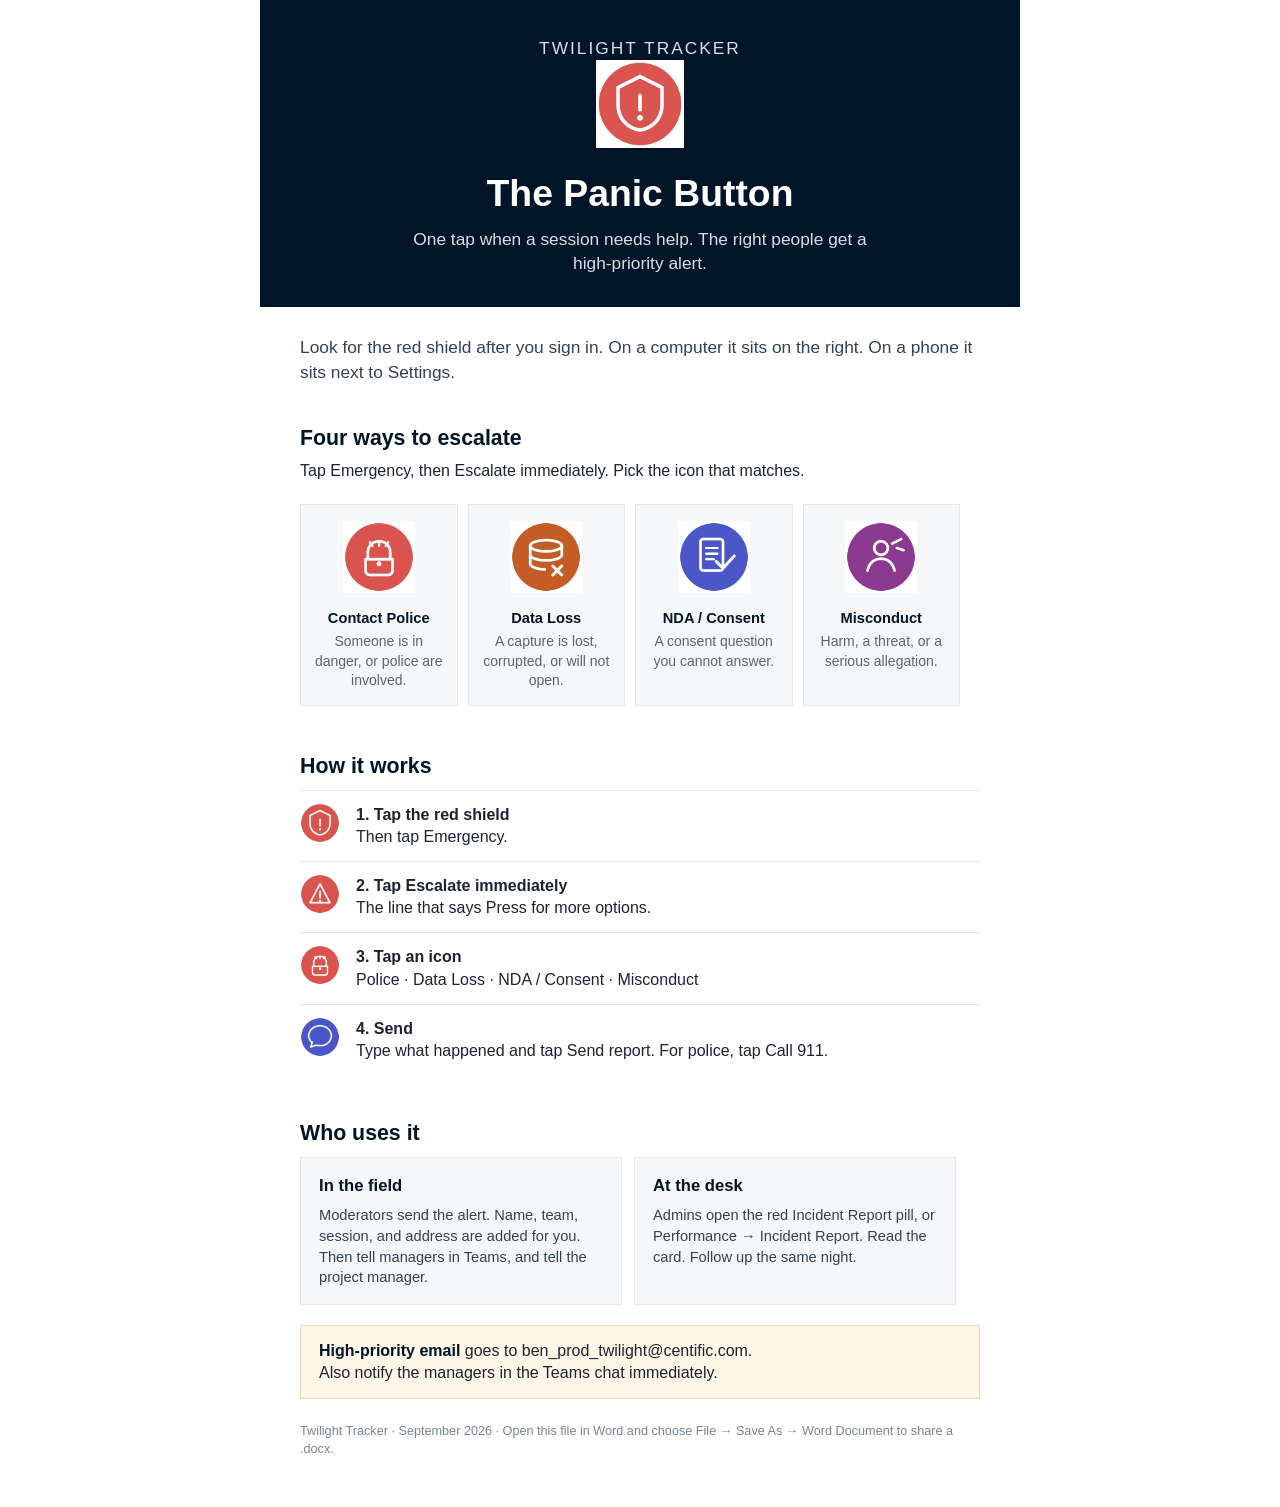
<file: docs/panic-button-guide.html>
<!DOCTYPE html>
<html lang="en">
<head>
  <meta charset="utf-8">
  <meta name="viewport" content="width=device-width, initial-scale=1">
  <title>Twilight Tracker · The Panic Button</title>
  <!-- Pictures are embedded in this file so they show in a browser, in Word, and in email. -->
  <style>
    html, body { margin: 0; padding: 0; }
    body {
      font-family: Calibri, "Segoe UI", Helvetica, Arial, sans-serif;
      font-size: 12pt;
      line-height: 1.4;
      color: #1c2430;
      background: #fff;
    }
    .page { max-width: 760px; margin: 0 auto; padding: 0 0 48px; }
    .hero {
      background: #001528;
      color: #fff;
      padding: 36px 40px 32px;
      text-align: center;
    }
    .kicker {
      letter-spacing: 2px;
      font-size: 10pt;
      color: #f5d56a;
      text-transform: uppercase;
      margin: 0 0 10px;
    }
    h1 {
      font-size: 28pt;
      margin: 0 0 8px;
      font-weight: 700;
      color: #fff;
    }
    .hero p {
      margin: 0 auto;
      max-width: 460px;
      color: #d7dee6;
      font-size: 13pt;
    }
    .hero-ico { margin: 0 0 12px; }
    .pad { padding: 28px 40px 0; }
    h2 {
      font-size: 16pt;
      color: #001528;
      margin: 0 0 6px;
    }
    p { margin: 0 0 12px; }
    .lede { font-size: 13pt; color: #334155; }
    table.cards { width: 100%; border-collapse: separate; border-spacing: 10px 10px; margin: 8px -10px 8px; }
    td.card {
      width: 25%;
      background: #f6f7f9;
      border: 1px solid #e4e8ee;
      padding: 16px 10px 14px;
      text-align: center;
      vertical-align: top;
    }
    td.card strong { display: block; margin: 8px 0 4px; color: #001528; font-size: 11pt; }
    td.card span { display: block; color: #5b6570; font-size: 10.5pt; }
    table.steps { width: 100%; border-collapse: collapse; margin: 8px 0 16px; }
    table.steps td {
      border-top: 1px solid #e4e8ee;
      padding: 12px 8px 12px 0;
      vertical-align: middle;
    }
    .num {
      width: 36px;
      height: 36px;
      line-height: 36px;
      text-align: center;
      background: #001528;
      color: #fff;
      font-weight: 700;
      font-size: 14pt;
    }
    .split { width: 100%; border-collapse: separate; border-spacing: 12px 0; margin: 8px -12px 8px; }
    .split td {
      width: 50%;
      background: #f6f7f9;
      border: 1px solid #e4e8ee;
      padding: 16px 18px;
      vertical-align: top;
    }
    .split h3 { margin: 0 0 8px; font-size: 12.5pt; color: #001528; }
    .split p { margin: 0; color: #334155; font-size: 11pt; }
    .email {
      margin: 20px 40px 0;
      background: #fff6e8;
      border: 1px solid #f0d9a8;
      padding: 14px 18px;
    }
    .email strong { color: #001528; }
    .foot {
      margin: 24px 40px 0;
      color: #7a8490;
      font-size: 9.5pt;
    }
    @media print {
      .hero { padding: 24px 28px; }
      .pad, .email, .foot { padding-left: 0; padding-right: 0; margin-left: 0; margin-right: 0; }
    }
  </style>
</head>
<body>
  <div class="page">
    <div class="hero">
      <p class="kicker">Twilight Tracker</p>
      <div class="hero-ico"><img src="[data-uri]" alt="Panic button" width="88" height="88" style="width:88px;height:88px;border:0;"></div>
      <h1>The Panic Button</h1>
      <p>One tap when a session needs help. The right people get a high-priority alert.</p>
    </div>

    <div class="pad">
      <p class="lede">Look for the red shield after you sign in. On a computer it sits on the right. On a phone it sits next to Settings.</p>
    </div>

    <div class="pad">
      <h2>Four ways to escalate</h2>
      <p>Tap Emergency, then Escalate immediately. Pick the icon that matches.</p>
      <table class="cards" role="presentation">
        <tr>
          <td class="card"><img src="[data-uri]" alt="Contact Police" width="72" height="72" style="width:72px;height:72px;border:0;"><strong>Contact Police</strong><span>Someone is in danger, or police are involved.</span></td>
          <td class="card"><img src="[data-uri]" alt="Data Loss" width="72" height="72" style="width:72px;height:72px;border:0;"><strong>Data Loss</strong><span>A capture is lost, corrupted, or will not open.</span></td>
          <td class="card"><img src="[data-uri]" alt="NDA / Consent" width="72" height="72" style="width:72px;height:72px;border:0;"><strong>NDA / Consent</strong><span>A consent question you cannot answer.</span></td>
          <td class="card"><img src="[data-uri]" alt="Misconduct" width="72" height="72" style="width:72px;height:72px;border:0;"><strong>Misconduct</strong><span>Harm, a threat, or a serious allegation.</span></td>
        </tr>
      </table>
    </div>

    <div class="pad">
      <h2>How it works</h2>
      <table class="steps" role="presentation">
        <tr>
          <td style="width:48px;"><img src="[data-uri]" alt="Red shield" width="40" height="40" style="width:40px;height:40px;border:0;"></td>
          <td><strong>1. Tap the red shield</strong><br>Then tap Emergency.</td>
        </tr>
        <tr>
          <td><img src="[data-uri]" alt="Emergency" width="40" height="40" style="width:40px;height:40px;border:0;"></td>
          <td><strong>2. Tap Escalate immediately</strong><br>The line that says Press for more options.</td>
        </tr>
        <tr>
          <td><img src="[data-uri]" alt="Choose an icon" width="40" height="40" style="width:40px;height:40px;border:0;"></td>
          <td><strong>3. Tap an icon</strong><br>Police · Data Loss · NDA / Consent · Misconduct</td>
        </tr>
        <tr>
          <td><img src="[data-uri]" alt="Send" width="40" height="40" style="width:40px;height:40px;border:0;"></td>
          <td><strong>4. Send</strong><br>Type what happened and tap Send report. For police, tap Call 911.</td>
        </tr>
      </table>
    </div>

    <div class="pad">
      <h2>Who uses it</h2>
      <table class="split" role="presentation">
        <tr>
          <td>
            <h3>In the field</h3>
            <p>Moderators send the alert. Name, team, session, and address are added for you. Then tell managers in Teams, and tell the project manager.</p>
          </td>
          <td>
            <h3>At the desk</h3>
            <p>Admins open the red Incident Report pill, or Performance → Incident Report. Read the card. Follow up the same night.</p>
          </td>
        </tr>
      </table>
    </div>

    <div class="email">
      <strong>High-priority email</strong> goes to ben_prod_twilight@centific.com.<br>
      Also notify the managers in the Teams chat immediately.
    </div>

    <p class="foot">Twilight Tracker · September 2026 · Open this file in Word and choose File → Save As → Word Document to share a .docx.</p>
  </div>
</body>
</html>
</file>
<file: wrap/wrap.css>
/* Twilight Wrap · night palette from Project Twilight (dark Helios).
   Gold is the porch light. The Centific mark is white in the Wrap (it has no light mode). */
:root {
  --night: #0b0c0e;
  --night-2: #131417;
  --night-3: #1b1d20;
  --ink: #F0EDE5;
  --ink-2: rgba(240, 237, 229, 0.66);
  --ink-3: rgba(240, 237, 229, 0.54);
  --ink-4: rgba(240, 237, 229, 0.16);
  --line: rgba(255, 255, 255, 0.08);
  --lamp: #C5A059;
  --lamp-hi: #E8D2A6;
  --lamp-soft: rgba(197, 160, 89, 0.16);
  --lamp-glow: rgba(232, 210, 166, 0.55);
  --logo: #FFFFFF;
  --miss: #D9785F;
  --ir: #FF5A4E;

  --font: 'Inter', -apple-system, 'SF Pro Text', BlinkMacSystemFont, 'Helvetica Neue', sans-serif;
  --font-num: 'JetBrains Mono', 'SF Mono', ui-monospace, monospace;

  /* ux-behavior-spec §1 */
  --ease-out: cubic-bezier(0.23, 1, 0.32, 1);
  --ease-slide: cubic-bezier(0.32, 0.72, 0, 1);
  --ease-exit: cubic-bezier(0.4, 0, 1, 1);
  --ease-loop: cubic-bezier(0.45, 0, 0.55, 1);
  --spring: linear(0, 0.07, 0.228, 0.417, 0.6, 0.757, 0.878, 0.964, 1.018, 1.048, 1.059, 1.058, 1.05, 1.039, 1.028, 1.018, 1.01, 1.004, 1, 0.998, 0.997, 0.997, 0.997, 0.997, 1);

  /* Display type follows the screen, so a projector gets the same composition as a laptop. */
  --d-xl: clamp(3rem, min(11vw, 15vh), 9.5rem);
  --d-l: clamp(2.25rem, min(7vw, 9.5vh), 6rem);
  --d-m: clamp(1.6rem, min(3.6vw, 5.4vh), 3.25rem);
  --t-l: clamp(1.05rem, min(1.7vw, 2.6vh), 1.6rem);
  --t-m: clamp(0.95rem, min(1.2vw, 2vh), 1.15rem);
  color-scheme: dark;
}

* { box-sizing: border-box; margin: 0; padding: 0; }
html, body { height: 100%; background: var(--night); }
body {
  color: var(--ink);
  font-family: var(--font);
  -webkit-font-smoothing: antialiased;
  overflow: hidden;
  overscroll-behavior: none;
}
::selection { background: var(--lamp); color: var(--night); }
a, a:hover, button, button:hover { text-decoration: none; color: inherit; }
button { font: inherit; background: none; border: 0; cursor: pointer; }
button, [role='button'] {
  transition-property: scale, background-color, color, opacity;
  transition-duration: 150ms;
  transition-timing-function: var(--ease-out);
  -webkit-tap-highlight-color: transparent;
}
button:active:not(:disabled) { scale: 0.97; }
:focus-visible { outline: 2px solid var(--lamp-hi); outline-offset: 2px; border-radius: 6px; }
.mono { font-family: var(--font-num); font-variant-numeric: tabular-nums; }
.num { font-variant-numeric: tabular-nums; }
.sr-only { position: absolute; width: 1px; height: 1px; overflow: hidden; clip: rect(0 0 0 0); white-space: nowrap; }

/* ---------- Frame ---------- */
.wrap {
  position: fixed; inset: 0;
  display: grid; grid-template-rows: auto 1fr auto;
  padding: max(14px, env(safe-area-inset-top)) max(16px, env(safe-area-inset-right)) max(10px, env(safe-area-inset-bottom)) max(16px, env(safe-area-inset-left));
  user-select: none; -webkit-user-select: none;
}
.chrome { position: relative; z-index: 5; display: grid; gap: 12px; }
.bars { display: flex; gap: 4px; }
.bar {
  flex: 1; height: 18px; display: grid; align-items: center; cursor: pointer;
}
.bar i {
  display: block; height: 3px; border-radius: 3px; background: var(--ink-4); overflow: hidden;
}
.bar i b {
  display: block; height: 100%; background: var(--ink); transform-origin: left; transform: scaleX(0);
}
.bar.done i b { transform: scaleX(1); }
@media (hover: hover) and (pointer: fine) {
  .bar:hover i { background: rgba(240, 237, 229, 0.3); }
}
.chrome-row { display: flex; align-items: center; gap: 12px; min-height: 36px; }
.brand { display: inline-flex; align-items: center; gap: 8px; font-size: 0.9rem; font-weight: 600; letter-spacing: -0.01em; color: var(--ink-2); }
.brand img { width: 20px; height: 20px; }
/* The shipped mark is cyan; draw it white. */
img[src$='centific-mark-cyan.png'] { filter: brightness(0) invert(1); }
@media (hover: hover) and (pointer: fine) { .brand:hover { color: var(--ink); } }
.status-chip {
  font-size: 0.75rem; font-weight: 600; color: var(--night); background: var(--lamp-hi);
  padding: 3px 9px; border-radius: 99px; animation: pop 420ms var(--spring) both;
}
.chrome-actions { margin-left: auto; display: flex; gap: 6px; }
.icon-btn {
  width: 40px; height: 40px; display: grid; place-items: center; border-radius: 12px; color: var(--ink-2);
}
.icon-btn svg { width: 20px; height: 20px; fill: currentColor; }
@media (hover: hover) and (pointer: fine) { .icon-btn:hover { background: rgba(255, 255, 255, 0.07); color: var(--ink); } }
.icon-btn .i-play { display: none; }
.wrap.is-paused .icon-btn .i-play { display: block; }
.wrap.is-paused .icon-btn .i-pause { display: none; }

.foot { position: relative; z-index: 5; display: flex; gap: 16px; align-items: center; font-size: 0.8rem; color: var(--ink-3); min-height: 28px; }
.foot-hint { margin-left: auto; text-align: right; }
.sync { display: inline-flex; align-items: center; gap: 8px; }
.sync::before { content: ''; width: 7px; height: 7px; border-radius: 50%; background: var(--ink-3); transition: background-color 300ms var(--ease-out); }
.sync:empty { display: none; }
.sync[data-state='refreshing']::before { animation: breathe 1.2s var(--ease-loop) infinite; }
.sync[data-state='live']::before { background: var(--lamp-hi); }
.sync[data-state='failed'] { color: var(--miss); }
.sync[data-state='failed']::before { background: var(--miss); }
.status-line { animation: statusIn 240ms var(--ease-out) both; }
@keyframes statusIn { from { opacity: 0; transform: translateY(2px); } }
@keyframes breathe { 50% { opacity: 0.35; } }

/* ---------- Stage and scenes ---------- */
.stage { position: relative; min-height: 0; cursor: pointer; }
.scene {
  position: absolute; inset: 0;
  display: grid; align-content: safe center; overflow-y: auto; scrollbar-width: none;
  padding: clamp(8px, 3vh, 40px) clamp(0px, 4vw, 72px);
  --lx: 50%; --ly: 0%;
}
.scene[inert] { visibility: hidden; }
.scene.is-in .lit {
  animation: lightsOn 1100ms var(--ease-out) both;
}
.scene.is-out { animation: sceneOut 200ms var(--ease-exit) both; }

/* The porch light: a warm bulb flickers at the light source, then light spills over the scene. */
.bulb {
  position: absolute; left: var(--lx); top: var(--ly); width: 14px; height: 14px; margin: -7px 0 0 -7px;
  border-radius: 50%; background: var(--lamp-hi); pointer-events: none; z-index: 2; opacity: 0;
  box-shadow: 0 0 24px 8px var(--lamp-glow), 0 0 120px 40px rgba(197, 160, 89, 0.18);
}
.scene.is-in .bulb { animation: flicker 1500ms linear both; }
.spill {
  position: absolute; inset: 0; pointer-events: none; z-index: 0;
  background: radial-gradient(70% 60% at var(--lx) var(--ly), rgba(197, 160, 89, 0.13), transparent 70%);
  opacity: 0;
}
.scene.is-in .spill { animation: fade 900ms var(--ease-out) 260ms both; }

@keyframes lightsOn {
  0%   { clip-path: circle(0% at var(--lx) var(--ly)); }
  22%  { clip-path: circle(0% at var(--lx) var(--ly)); }
  100% { clip-path: circle(150% at var(--lx) var(--ly)); }
}
@keyframes flicker {
  0% { opacity: 0; } 6% { opacity: 1; } 10% { opacity: 0.15; } 15% { opacity: 1; } 19% { opacity: 0.5; } 24% { opacity: 1; }
  60% { opacity: 1; } 100% { opacity: 0; }
}
@keyframes sceneOut { to { opacity: 0; } }
@keyframes fade { from { opacity: 0; } to { opacity: 1; } }
@keyframes rise { from { opacity: 0; transform: translateY(8px); } }
@keyframes pop { from { opacity: 0; scale: 0.4; } }
@keyframes revealX { from { clip-path: inset(0 100% 0 0); } to { clip-path: inset(0); } }
@keyframes revealY { from { clip-path: inset(100% 0 0 0); } to { clip-path: inset(0); } }
@keyframes windowOn {
  0% { background: var(--night-3); box-shadow: none; }
  40% { background: #fff6df; box-shadow: 0 0 18px 4px var(--lamp-glow); }
  100% { background: var(--lamp-hi); box-shadow: 0 0 10px 1px rgba(232, 210, 166, 0.35); }
}
.rise { animation: rise 600ms cubic-bezier(0.16, 1, 0.3, 1) both; animation-delay: calc(var(--d, 0) * 1ms); }

/* Type */
.h-xl { font-size: var(--d-xl); font-weight: 800; letter-spacing: -0.045em; line-height: 0.92; text-wrap: balance; }
.h-l  { font-size: var(--d-l); font-weight: 800; letter-spacing: -0.04em; line-height: 0.98; text-wrap: balance; }
.h-m  { font-size: var(--d-m); font-weight: 700; letter-spacing: -0.03em; line-height: 1.05; text-wrap: balance; }
.lede { font-size: var(--t-l); color: var(--ink-2); line-height: 1.4; max-width: 34ch; text-wrap: pretty; }
.small { font-size: var(--t-m); color: var(--ink-3); line-height: 1.45; max-width: 52ch; }
.gold { color: var(--lamp-hi); }
.big-num { font-variant-numeric: tabular-nums; }

/* Shared two-part layout: words on one side, the night on the other */
.split { display: grid; grid-template-columns: minmax(0, 0.9fr) minmax(0, 1.1fr); gap: clamp(20px, 5vw, 88px); align-items: center; }
.split.even { grid-template-columns: minmax(0, 1fr) minmax(0, 1fr); }
.split > .words { display: grid; gap: clamp(12px, 2.4vh, 24px); align-content: center; }
.stack { display: grid; gap: clamp(14px, 3vh, 32px); }
.scene .interactive, .scene [data-i] { cursor: pointer; }

/* Tooltip (spec: fade only, 140ms) */
.tip {
  position: absolute; z-index: 6; pointer-events: none; transform: translate(-50%, calc(-100% - 12px));
  background: var(--ink); color: var(--night); font-size: 0.82rem; font-weight: 600; line-height: 1.3;
  padding: 7px 10px; border-radius: 9px; white-space: nowrap; animation: fade 140ms var(--ease-out) both;
  box-shadow: 0 6px 18px rgba(0, 0, 0, 0.45);
}
.tip small { display: block; font-weight: 500; opacity: 0.66; }

/* ---------- Opening ---------- */
.open { display: grid; justify-items: center; text-align: center; gap: clamp(14px, 3vh, 28px); }
.mark-wrap { position: relative; width: clamp(110px, 22vh, 220px); aspect-ratio: 1; }
.mark-svg, .mark-img { position: absolute; inset: 0; width: 100%; height: 100%; }
.mark-svg path { fill: none; stroke: var(--logo); stroke-width: 34; stroke-linecap: round; stroke-linejoin: round; }
.scene.is-in .mark-svg path {
  animation: chevronIn 900ms var(--ease-out) both;
  animation-delay: calc(500ms + var(--i) * 90ms);
}
@keyframes chevronIn {
  from { opacity: 0; transform: translate(var(--tx), var(--ty)) scale(0.6); }
}
.mark-img { opacity: 0; }
.scene.is-in .mark-img { animation: fade 400ms var(--ease-out) 1900ms both; }
.scene.is-in .mark-svg { animation: fadeOutLate 400ms var(--ease-out) 1900ms both; }
@keyframes fadeOutLate { to { opacity: 0; } }
.open .h-xl { max-width: 12ch; }
.open .lede { max-width: 40ch; text-wrap: balance; }
.cue { display: inline-flex; align-items: center; gap: 10px; font-size: var(--t-m); color: var(--ink-2); }
.cue::before { content: ''; width: 8px; height: 8px; border-radius: 50%; background: var(--lamp-hi); box-shadow: 0 0 12px 2px var(--lamp-glow); }

/* ---------- Nights strip ---------- */
.cal { display: grid; gap: clamp(6px, 1.2vh, 12px); }
.cal-week { display: grid; grid-template-columns: 4.2em repeat(7, minmax(0, 1fr)); gap: clamp(4px, 0.8vw, 10px); align-items: center; }
.cal-week .wk { font-size: 0.75rem; color: var(--ink-3); font-family: var(--font-num); }
.day {
  aspect-ratio: 1; border-radius: 22%; background: var(--night-3); position: relative;
  display: grid; place-items: center; font-size: clamp(0.6rem, 1vh, 0.8rem); color: var(--ink-3); font-family: var(--font-num);
}
.day.off { background: transparent; }
.day.on { color: var(--night); font-weight: 500; }
.scene.is-in .day.on { animation: windowOn 600ms var(--ease-out) both; animation-delay: calc(700ms + var(--i) * 28ms); }
.day.on { background: var(--lamp-hi); }
.day.on[data-n='1'] { opacity: 0.62; }
.day.on[data-n='2'] { opacity: 0.8; }
.day.dim { background: var(--ink-4); }
.cal-head { display: grid; grid-template-columns: 4.2em repeat(7, minmax(0, 1fr)); gap: clamp(4px, 0.8vw, 10px); font-size: 0.72rem; color: var(--ink-3); text-align: center; }
@media (hover: hover) and (pointer: fine) { .day.on:hover { outline: 2px solid var(--ink); outline-offset: 2px; } }

/* ---------- Weekly momentum ---------- */
.weeks { display: grid; grid-auto-flow: column; grid-auto-columns: minmax(0, 1fr); gap: clamp(6px, 1.2vw, 16px); align-items: end; height: clamp(180px, 42vh, 420px); }
.wcol { display: grid; grid-template-rows: auto 1fr auto; height: 100%; gap: 6px; text-align: center; }
.wcol .wv { font-size: var(--t-m); font-weight: 700; font-variant-numeric: tabular-nums; opacity: 0; }
.scene.is-in .wcol .wv { animation: fade 260ms var(--ease-out) both; animation-delay: calc(1000ms + var(--i) * 90ms + 500ms); }
.wcol .wtrack { display: grid; align-items: end; }
.wcol .wbar { height: var(--h); min-height: 4px; border-radius: 8px 8px 3px 3px; background: linear-gradient(180deg, var(--lamp-hi), var(--lamp)); }
.scene.is-in .wbar { animation: revealY 700ms var(--ease-out) both; animation-delay: calc(900ms + var(--i) * 90ms); }
.wcol .wl { font-size: 0.72rem; color: var(--ink-3); font-family: var(--font-num); }
.wcol.peak .wbar { box-shadow: 0 0 30px rgba(232, 210, 166, 0.35); }
@media (hover: hover) and (pointer: fine) { .wcol:hover .wbar { filter: brightness(1.12); } }

/* ---------- Homes ---------- */
.homes { max-width: min(100%, calc(var(--cols, 13) * 7vh)); display: grid; grid-template-columns: repeat(var(--cols, 13), minmax(0, 1fr)); gap: clamp(5px, 0.9vw, 12px); }
.win {
  aspect-ratio: 0.78; border-radius: 4px 4px 2px 2px; background: var(--night-3); position: relative;
  border: 1px solid rgba(255, 255, 255, 0.05);
}
.win::after { content: ''; position: absolute; left: 50%; top: 0; bottom: 0; width: 1px; background: rgba(11, 12, 14, 0.35); }
.win.lit, .win.static { background: var(--lamp-hi); }
/* Lighting up: colour flips once, and the glow is its own layer that only fades (opacity), so 100+ windows stay cheap. */
.win::before { content: ''; position: absolute; inset: 0; border-radius: inherit; box-shadow: 0 0 10px 1px rgba(232, 210, 166, 0.35); opacity: 0; pointer-events: none; }
.win.lit::before, .win.static::before { opacity: 1; }
.scene.is-in .win.lit { animation: winOn 500ms var(--ease-out) both; animation-delay: calc(var(--t) * 1ms); }
.scene.is-in .win.lit::before { animation: fade 700ms var(--ease-out) both; animation-delay: calc(var(--t) * 1ms); }
@keyframes winOn { 0% { background: var(--night-3); } 40% { background: #fff6df; } 100% { background: var(--lamp-hi); } }
.win.mine { background: var(--lamp-hi); }
.win.theirs { background: var(--night-3); animation: none; }
.win.theirs::before { display: none; }
.win.sel { outline: 2px solid var(--ink); outline-offset: 2px; }

/* ---------- Miles road ---------- */
.road { position: relative; height: clamp(170px, 34vh, 330px); touch-action: pan-y; }
.road-line { position: absolute; left: 0; right: 0; top: 50%; height: 2px; background: var(--line); }
.road-line::after { content: ''; position: absolute; inset: 0; background: repeating-linear-gradient(90deg, var(--ink-3) 0 14px, transparent 14px 30px); opacity: 0.5; }
.scene.is-in .road-line { animation: revealX 900ms var(--ease-out) 500ms both; }
.road-office { position: absolute; left: 0; top: 50%; transform: translate(-50%, -50%); width: 34px; height: 34px; border-radius: 10px; background: var(--night-2); border: 1px solid var(--line); display: grid; place-items: center; z-index: 2; }
.road-office img { width: 20px; height: 20px; }
.dot { position: absolute; width: 12px; height: 12px; margin: -6px 0 0 -6px; border-radius: 50%; background: var(--lamp-hi); box-shadow: 0 0 10px rgba(232, 210, 166, 0.45); }
.scene.is-in .dot { animation: pop 420ms var(--spring) both; animation-delay: calc(1000ms + var(--i) * 18ms); }
.dot.faint { background: var(--ink-4); box-shadow: none; }
.dot.out { opacity: 0.22; }
.dot.sel { outline: 2px solid var(--ink); outline-offset: 2px; }
.road-end { position: absolute; top: 0; font-size: var(--t-m); color: var(--ink-2); line-height: 1.25; }
.road-end b { display: block; color: var(--ink); font-size: var(--d-m); font-weight: 800; letter-spacing: -0.03em; }
.road-end.r { text-align: right; transform: translateX(-100%); }
.road-axis { position: absolute; left: 0; right: 0; bottom: 0; height: 1.2em; font-family: var(--font-num); font-size: 0.72rem; color: var(--ink-3); }
.radius {
  position: absolute; top: 12%; bottom: 12%; left: 0; width: 25%; border-right: 2px solid var(--lamp-hi);
  background: linear-gradient(90deg, transparent, rgba(197, 160, 89, 0.1)); pointer-events: none;
}
.radius-handle {
  position: absolute; top: 50%; left: 25%; width: 44px; height: 44px; margin: -22px 0 0 -22px; border-radius: 50%;
  display: grid; place-items: center; cursor: ew-resize; z-index: 3; touch-action: none;
}
.radius-handle::before { content: ''; width: 20px; height: 20px; border-radius: 50%; background: var(--ink); box-shadow: 0 2px 10px rgba(0, 0, 0, 0.5); transition: scale 150ms var(--ease-out); }
.radius-handle:active::before, .radius-handle.drag::before { scale: 1.15; }
.radius-read { font-size: var(--t-l); color: var(--ink-2); min-height: 1.5em; }
.radius-read b { color: var(--ink); font-variant-numeric: tabular-nums; }

/* ---------- Constellation ---------- */
.sky { position: relative; width: 100%; aspect-ratio: 1.25; max-height: 62vh; justify-self: center; }
.sky svg { position: absolute; inset: 0; width: 100%; height: 100%; overflow: visible; }
.sky .edge { stroke: var(--lamp); stroke-linecap: round; opacity: 0.32; transition: opacity 200ms var(--ease-out), stroke 200ms var(--ease-out); }
.scene.is-in .sky .edge { animation: fadeTo 900ms var(--ease-out) both; animation-delay: calc(1200ms + var(--i) * 30ms); }
@keyframes fadeTo { from { opacity: 0; } }
.sky.focus .edge { opacity: 0.08; }
.sky.focus .edge.on { opacity: 0.95; stroke: var(--lamp-hi); }
.star { position: absolute; transform: translate(-50%, -50%); display: grid; justify-items: center; gap: 6px; padding: 6px; border-radius: 12px; }
.star i { display: block; width: var(--s, 14px); height: var(--s, 14px); border-radius: 50%; background: var(--ink); box-shadow: 0 0 14px 2px rgba(240, 237, 229, 0.35); transition: scale 200ms var(--ease-out), background-color 200ms var(--ease-out); }
.star span { font-size: clamp(0.7rem, 1.4vh, 0.85rem); color: var(--ink-2); white-space: nowrap; transition: color 200ms var(--ease-out); }
.scene.is-in .star { animation: pop 520ms var(--spring) both; animation-delay: calc(800ms + var(--i) * 60ms); }
.sky.focus .star { opacity: 0.4; }
.sky.focus .star.on, .sky.focus .star.near { opacity: 1; }
.star.on i { background: var(--lamp-hi); scale: 1.25; box-shadow: 0 0 22px 6px var(--lamp-glow); }
.star.on span { color: var(--ink); }
.star.me i { background: var(--lamp-hi); box-shadow: 0 0 22px 6px var(--lamp-glow); }
@media (hover: hover) and (pointer: fine) { .star:hover span { color: var(--ink); } }
.dust { fill: var(--ink-3); }
.scene.is-in .dust { animation: fadeTo 1200ms var(--ease-out) 1600ms both; }
.legend { display: grid; grid-template-columns: repeat(2, minmax(0, auto)); gap: 10px 28px; justify-content: start; }
.legend div { display: grid; gap: 2px; }
.legend b { font-size: var(--d-m); font-weight: 800; letter-spacing: -0.03em; font-variant-numeric: tabular-nums; line-height: 1; }
.legend span { font-size: var(--t-m); color: var(--ink-3); }
.pick-read { min-height: 3em; font-size: var(--t-l); color: var(--ink-2); line-height: 1.35; }
.pick-read b { color: var(--ink); }

/* ---------- QA dial ---------- */
.dial { position: relative; width: min(100%, 58vh); aspect-ratio: 1; justify-self: center; }
.dial svg { width: 100%; height: 100%; overflow: visible; }
.dial-rot { transition: transform 900ms var(--spring); transform-origin: 200px 200px; }
.dial .hr { fill: var(--lamp-hi); }
.dial .hr.zero { fill: var(--ink-4); }
.scene.is-in .dial .hr { animation: fadeTo 500ms var(--ease-out) both; animation-delay: calc(900ms + var(--i) * 40ms); }
.dial .night-arc { fill: rgba(255, 255, 255, 0.035); }
.dial .tick { fill: var(--ink-3); font-family: var(--font-num); font-size: 11px; }
.dial-center { position: absolute; inset: 0; display: grid; place-content: center; text-align: center; gap: 4px; pointer-events: none; }
.dial-center b { font-size: var(--d-m); font-weight: 800; letter-spacing: -0.03em; }
.dial-center span { font-size: 0.85rem; color: var(--ink-3); }
.clocks { display: grid; grid-template-columns: 1fr 1fr; gap: 16px; }
.clock { display: grid; gap: 2px; }
.clock b { font-size: var(--d-m); font-weight: 800; letter-spacing: -0.03em; font-variant-numeric: tabular-nums; }
.clock span { font-size: var(--t-m); color: var(--ink-3); }
.clock.sun b { color: var(--lamp-hi); }

/* Segmented control with a sliding pill (spec §3) */
.seg { position: relative; display: inline-grid; grid-auto-flow: column; padding: 4px; border-radius: 14px; background: var(--night-2); border: 1px solid var(--line); justify-self: start; }
.seg button { position: relative; z-index: 1; padding: 10px 16px; min-height: 44px; border-radius: 10px; font-size: 0.9rem; font-weight: 600; color: var(--ink-3); transition: color 200ms var(--ease-out), scale 150ms var(--ease-out); }
.seg button[aria-pressed='true'] { color: var(--night); }
@media (hover: hover) and (pointer: fine) { .seg button:hover:not([aria-pressed='true']) { color: var(--ink); } }
.seg-pill { position: absolute; z-index: 0; top: 0; left: 0; border-radius: 10px; background: var(--lamp-hi); transition: transform 350ms var(--ease-slide), width 350ms var(--ease-slide), height 350ms var(--ease-slide); }
.seg-pill.no-anim { transition: none; }

/* QA results bar (reuses the session bar parts) */
.qa-bar { display: flex; height: clamp(40px, 7vh, 64px); border-radius: 14px; overflow: hidden; gap: 3px; }
.scene.is-in .qa-bar { animation: revealX 900ms var(--ease-out) 900ms both; }
.qa-bar.focus .seg-s:not(.on) { opacity: 0.35; }
.qa-keys { display: flex; flex-wrap: wrap; gap: 8px 20px; }
.qa-keys .key { margin: -6px -10px; padding: 6px 10px; }

/* ---------- Kit ---------- */
.kit { display: grid; gap: clamp(14px, 3vh, 28px); }
.yards { display: grid; grid-template-columns: 1fr 1fr; gap: clamp(10px, 2vw, 24px); }
.yard { position: relative; border-radius: 18px; background: var(--night-2); border: 1px solid var(--line); padding: clamp(14px, 2.4vh, 24px); display: grid; gap: 14px; overflow: hidden; transition: background-color 300ms var(--ease-out); }
.yard h3 { font-size: var(--t-l); font-weight: 700; letter-spacing: -0.02em; }
.yard p { font-size: 0.85rem; color: var(--ink-3); }
.yard .glow { position: absolute; inset: -30% -10% auto; height: 80%; background: radial-gradient(closest-side, rgba(232, 210, 166, 0.26), transparent); transition: opacity 300ms var(--ease-out); pointer-events: none; }
.rig { display: grid; grid-template-columns: 3.4em repeat(4, minmax(0, 1fr)); gap: clamp(6px, 0.8vw, 10px); align-items: center; }
.rig p { margin: 0; }
.cam { width: 100%; max-width: 40px; aspect-ratio: 1; border-radius: 10px; background: var(--night-3); border: 1px solid var(--line); display: grid; place-items: center; }
.cam::after { content: ''; width: 36%; aspect-ratio: 1; border-radius: 50%; background: var(--ink-2); transition: background-color 300ms var(--ease-out), box-shadow 300ms var(--ease-out); }
.scene.is-in .cam { animation: pop 420ms var(--spring) both; animation-delay: calc(900ms + var(--i) * 70ms); }
.kit.dark .yard { background: #08090a; }
.kit.dark .yard .glow { opacity: 0; }
.kit.dark .cam::after { background: var(--ir); box-shadow: 0 0 10px 2px rgba(255, 90, 78, 0.55); }
.kit.dark .yard h3, .kit.dark .yard p { filter: grayscale(1); }
.switch { display: inline-flex; align-items: center; gap: 14px; justify-self: start; font-weight: 600; font-size: var(--t-m); min-height: 44px; }
.switch .track { width: 58px; height: 34px; border-radius: 99px; background: var(--lamp-hi); position: relative; transition: background-color 0ms; }
.switch .knob { position: absolute; top: 3px; left: 3px; width: 28px; height: 28px; border-radius: 50%; background: var(--night); transform: translateX(24px); transition: transform 350ms var(--ease-slide); }
.switch[aria-checked='false'] .track { background: var(--night-3); }
.switch[aria-checked='false'] .knob { transform: none; background: var(--ink-2); }

/* ---------- Sessions ---------- */
.stackbar { display: flex; height: clamp(56px, 11vh, 104px); border-radius: 16px; overflow: hidden; gap: 3px; }
.scene.is-in .stackbar { animation: revealX 900ms var(--ease-out) 800ms both; }
.seg-s { flex: var(--n) 1 0; min-width: 0; background: var(--c); display: grid; align-content: end; padding: 10px 12px; color: var(--night); font-weight: 700; font-variant-numeric: tabular-nums; font-size: var(--t-l); transition: filter 200ms var(--ease-out), opacity 200ms var(--ease-out); }
.stackbar.focus .seg-s:not(.on) { opacity: 0.35; }
@media (hover: hover) and (pointer: fine) { .seg-s:hover { filter: brightness(1.1); } }
.keys { display: grid; grid-template-columns: repeat(4, minmax(0, 1fr)); gap: 16px; }
.key { display: grid; gap: 4px; text-align: left; padding: 10px; margin: -10px; border-radius: 12px; transition: background-color 200ms var(--ease-out); }
.key b { font-size: var(--d-m); font-weight: 800; letter-spacing: -0.03em; font-variant-numeric: tabular-nums; line-height: 1; }
.key span { font-size: var(--t-m); color: var(--ink-3); display: inline-flex; align-items: center; gap: 8px; }
.key span::before { content: ''; width: 10px; height: 10px; border-radius: 3px; background: var(--c); }
.key.on { background: color-mix(in srgb, var(--ink) 7%, transparent); }
@media (hover: hover) and (pointer: fine) { .key:hover { background: color-mix(in srgb, var(--ink) 7%, transparent); } }

/* ---------- Scorecard ---------- */
.sc-split { grid-template-columns: minmax(0, 0.85fr) minmax(0, 1.15fr); }
.board-wrap { display: grid; gap: 6px; }
.board-scale { font-size: 0.7rem; color: var(--ink-3); text-align: right; padding-right: calc(4.2em + 22px); }
.board { list-style: none; display: grid; gap: clamp(3px, 0.6vh, 6px); }
.brow { opacity: 0; }
.scene.is-in .brow { animation: rowIn 260ms var(--ease-out) both; animation-delay: calc(900ms + var(--i) * 45ms); }
@keyframes rowIn { from { opacity: 0; transform: translateY(4px); } to { opacity: 1; } }
.bbtn {
  width: 100%; display: grid; grid-template-columns: 2.2em minmax(8.5em, 0.9fr) minmax(0, 2fr) 4.2em; align-items: center; gap: 12px;
  padding: clamp(4px, 0.8vh, 8px) 10px; border-radius: 10px; text-align: left; transition: background-color 200ms var(--ease-out);
}
@media (hover: hover) and (pointer: fine) { .bbtn:hover { background: color-mix(in srgb, var(--ink) 7%, transparent); } }
.brow.on .bbtn { background: color-mix(in srgb, var(--lamp-hi) 12%, transparent); box-shadow: 0 0 0 1px rgba(232, 210, 166, 0.35) inset; }
.rk { font-size: 0.8rem; color: var(--ink-3); }
.nm { font-weight: 600; font-size: var(--t-m); display: grid; line-height: 1.15; }
.nm em { font-style: normal; font-weight: 500; font-size: 0.68rem; color: var(--ink-3); }
.bt { height: clamp(8px, 1.4vh, 12px); border-radius: 99px; background: var(--night-3); overflow: hidden; }
.bt i { display: block; height: 100%; border-radius: 99px; background: linear-gradient(90deg, var(--lamp), var(--lamp-hi));
  clip-path: inset(0 calc(100% - var(--w, 0%)) 0 0 round 99px); transition: clip-path 700ms var(--ease-out); }
.scene.is-in .brow .bt { animation: revealX 700ms var(--ease-out) both; animation-delay: calc(1000ms + var(--i, 0) * 45ms); }
.brow.top .bt i { box-shadow: 0 0 14px rgba(232, 210, 166, 0.45); }
.sv { font-variant-numeric: tabular-nums; text-align: right; font-size: var(--t-m); }

/* Hrs / session: each bar splits into September and October shares of session hours */
.board-head { display: grid; justify-items: end; min-height: 1.6rem; align-items: center; }
.board-head > * { grid-area: 1 / 1; transition: opacity 200ms var(--ease-out); }
.board-head .mkeys { opacity: 0; visibility: hidden; transition: opacity 200ms var(--ease-out), visibility 0s 200ms; }
.board-head.is-split .board-scale { opacity: 0; }
.board-head.is-split .mkeys { opacity: 1; visibility: visible; transition: opacity 240ms var(--ease-out); }
.mkeys { display: flex; align-items: center; gap: 4px; padding-right: calc(4.2em + 10px); }
.mkeys > span { font-size: 0.7rem; color: var(--ink-3); margin-right: 6px; }
.mkey { display: inline-flex; align-items: center; gap: 6px; min-height: 30px; padding: 0 10px; border-radius: 99px; font-size: 0.78rem; font-weight: 600; color: var(--ink-3); border: 1px solid var(--line); transition: color 200ms var(--ease-out), background-color 200ms var(--ease-out), scale 150ms var(--ease-out); }
.mkey[aria-pressed='true'] { color: var(--night); background: var(--lamp-hi); border-color: transparent; }
@media (hover: hover) and (pointer: fine) { .mkey:hover:not([aria-pressed='true']) { color: var(--ink); } }
.mkey:active { scale: 0.96; }
.sw { width: 8px; height: 8px; border-radius: 2px; }
.sw-sep { background: var(--lamp); }
.sw-oct { background: var(--lamp-hi); }
/* Same lamp gradient and glow as the single bars, one tone per month */
.mo-sep { background: linear-gradient(90deg, #a98543, var(--lamp)); box-shadow: 0 0 14px rgba(197, 160, 89, 0.5), inset 0 1px 0 rgba(255, 246, 223, 0.25); }
.mo-oct { background: linear-gradient(90deg, var(--lamp-hi), #f6e8c8); box-shadow: 0 0 14px rgba(232, 210, 166, 0.45), inset 0 1px 0 rgba(255, 255, 255, 0.35); }
.bcell { display: grid; align-items: center; }
.bcell > * { grid-area: 1 / 1; }
.bt { transition: opacity 200ms var(--ease-out); }
.bsplit { display: flex; gap: 2px; height: clamp(16px, 2.2vh, 20px); opacity: 0; clip-path: inset(-20px 100% -20px -20px); pointer-events: none;
  transition: opacity 160ms var(--ease-exit), clip-path 0s 160ms; }
.board.is-split .bt { opacity: 0; }
.board.is-split .bsplit { opacity: 1; clip-path: inset(-20px -20px -20px -20px); pointer-events: auto;
  transition: opacity 200ms var(--ease-out), clip-path 700ms var(--ease-out); }
.board.is-split .brow:nth-child(n) .bsplit { transition-delay: 0s, calc(var(--i, 0) * 30ms); }
.mo { flex: 0 0 var(--s); min-width: 2.4em; display: grid; place-items: center; border-radius: 4px; font-size: 0.66rem; font-weight: 700;
  font-variant-numeric: tabular-nums; color: var(--night); cursor: pointer; transition: opacity 200ms var(--ease-out), filter 200ms var(--ease-out), box-shadow 200ms var(--ease-out); }
.mo:first-child { border-radius: 6px 2px 2px 6px; }
.mo:last-child { flex: 1 1 auto; border-radius: 2px 6px 6px 2px; }
@media (hover: hover) and (pointer: fine) { .board.is-split .mo:hover { filter: brightness(1.12); } }
.board[data-mon='Sep'] .mo-oct, .board[data-mon='Oct'] .mo-sep { opacity: 0.28; }
.board.is-split .brow.top .mo { box-shadow: 0 0 20px rgba(232, 210, 166, 0.65), inset 0 1px 0 rgba(255, 255, 255, 0.35); }
.board[data-mon='Sep'] .mo-sep, .board[data-mon='Oct'] .mo-oct { box-shadow: 0 0 20px rgba(232, 210, 166, 0.65), inset 0 1px 0 rgba(255, 255, 255, 0.35); }
.board[data-mon='Sep'] .mo-oct, .board[data-mon='Oct'] .mo-sep { box-shadow: none; }

.chips { display: flex; flex-wrap: wrap; gap: 6px; }
.chip { min-height: 36px; padding: 0 12px; border-radius: 99px; font-size: 0.85rem; font-weight: 600; color: var(--ink-2); background: var(--night-2); border: 1px solid var(--line); transition: color 200ms var(--ease-out), background-color 200ms var(--ease-out), scale 150ms var(--ease-out); }
.chip[aria-pressed='true'] { background: var(--lamp-hi); color: var(--night); border-color: transparent; transition: none; }
@media (hover: hover) and (pointer: fine) { .chip:hover:not([aria-pressed='true']) { color: var(--ink); } }
.spot { border-radius: 22px; background: var(--night-2); border: 1px solid var(--line); padding: clamp(16px, 3vh, 32px); display: grid; gap: clamp(14px, 2.6vh, 26px); position: relative; overflow: hidden; }
.spot::before { content: ''; position: absolute; inset: -40% 30% auto -20%; height: 90%; background: radial-gradient(closest-side, rgba(232, 210, 166, 0.16), transparent); pointer-events: none; }
.spot-head { display: grid; grid-template-columns: 1fr auto; align-items: end; gap: 4px 16px; position: relative; }
.spot-rank { grid-column: 1 / -1; font-size: 0.78rem; color: var(--lamp-hi); }
.spot-head h3 { font-size: var(--d-m); font-weight: 800; letter-spacing: -0.03em; line-height: 1; }
.spot-score { font-size: var(--d-m); font-weight: 800; letter-spacing: -0.03em; line-height: 1; color: var(--lamp-hi); }
.spot-score small { font-size: 0.45em; color: var(--ink-3); font-weight: 600; margin-left: 2px; }
.funnel { display: flex; align-items: center; gap: 10px; }
.funnel > div { display: grid; gap: 2px; }
.funnel b { font-size: var(--t-l); font-weight: 800; }
.funnel span { font-size: 0.78rem; color: var(--ink-3); }
.funnel .arrow { width: 22px; height: 1px; background: var(--ink-4); position: relative; }
.funnel .arrow::after { content: ''; position: absolute; right: 0; top: -3px; border: 3.5px solid transparent; border-left: 5px solid var(--ink-4); border-right: 0; }
.spot-rows { display: grid; gap: 10px; }
.spot-rows > div { display: grid; grid-template-columns: minmax(8em, 0.9fr) minmax(0, 1.4fr); align-items: center; gap: 12px; padding-top: 10px; border-top: 1px solid var(--line); }
.spot-rows dt { font-size: var(--t-m); color: var(--ink-2); }
.spot-rows dd { display: flex; align-items: center; justify-content: space-between; gap: 12px; }
.spot-rows dd b { font-variant-numeric: tabular-nums; font-size: var(--t-m); }
.spot-rows .hrs { font-size: 0.82rem; color: var(--ink-3); }
.meter { display: inline-flex; gap: 4px; }
.meter i { width: clamp(9px, 1.3vh, 12px); aspect-ratio: 1; border-radius: 50%; background: var(--night-3); }
.meter i.on { background: var(--lamp-hi); box-shadow: 0 0 8px rgba(232, 210, 166, 0.5); animation: pop 360ms var(--spring) both; animation-delay: calc(var(--j) * 30ms); }
.swap-in { animation: fade 260ms var(--ease-out) both; }
.spot > * { transition: opacity 160ms var(--ease-exit); }
.spot.leaving > * { opacity: 0; }
.spot-note.is-quiet { visibility: hidden; }

/* Spotlight "All": one table of every moderator, full width */
.chip-all { color: var(--ink); border-color: rgba(232, 210, 166, 0.35); }
.spot-scene.all { grid-template-columns: minmax(0, 1fr); }
.spot-scene.all .words > h2, .spot-scene.all .words > .lede, .spot-scene.all .spot { display: none; }
.allview { display: grid; gap: 10px; min-width: 0; }
.allview[hidden] { display: none; }
.all-scroll { overflow-x: auto; scrollbar-width: thin; border-radius: 16px; border: 1px solid var(--line); background: var(--night-2); }
.all-table { width: 100%; border-collapse: collapse; font-size: var(--t-m); font-variant-numeric: tabular-nums; white-space: nowrap; }
.all-table th, .all-table td { padding: clamp(5px, 1vh, 10px) clamp(8px, 1vw, 14px); text-align: right; border-bottom: 1px solid var(--line); }
.all-table thead th { font-size: 0.72rem; font-weight: 600; color: var(--ink-3); position: sticky; top: 0; background: var(--night-2); }
.all-table th[scope='row'], .all-table thead th:nth-child(2) { text-align: left; position: sticky; left: 0; background: var(--night-2); z-index: 1; }
.all-table td:first-child, .all-table thead th:first-child { text-align: left; color: var(--ink-3); width: 2.5em; }
.all-table th[scope='row'] button { font-weight: 600; color: var(--ink); }
.all-table th[scope='row'] em { font-style: normal; font-weight: 500; font-size: 0.68rem; color: var(--ink-3); margin-left: 8px; }
.all-table tbody tr { cursor: pointer; transition: background-color 200ms var(--ease-out); }
.all-table tbody tr:last-child th, .all-table tbody tr:last-child td { border-bottom: 0; }
@media (hover: hover) and (pointer: fine) { .all-table tbody tr:hover, .all-table tbody tr:hover th { background: #1a1b1f; } }
.all-table td.sc { font-weight: 700; }
.all-table .lit-row td.sc { color: var(--lamp-hi); }
.view-enter { animation: viewIn 240ms var(--ease-out) both; }
@keyframes viewIn { from { opacity: 0; transform: translateY(6px); } }
.row-in { animation: rowIn 260ms var(--ease-out) both; animation-delay: calc(var(--i, 0) * 30ms); }

/* ---------- Incidents ---------- */
.inc { display: grid; gap: 2px; }
.inc-row { display: grid; grid-template-columns: 5ch 1fr 1.4fr; gap: 20px; align-items: baseline; padding: 14px 0; border-top: 1px solid var(--line); }
.inc-row b { font-size: var(--d-m); font-weight: 800; font-variant-numeric: tabular-nums; }
.inc-row span { font-weight: 600; font-size: var(--t-l); }
.inc-row p { color: var(--ink-2); font-size: var(--t-m); }

/* ---------- Close ---------- */
.close { display: grid; grid-template-columns: minmax(0, 1fr) minmax(0, 1fr); gap: clamp(20px, 5vw, 80px); align-items: center; }
.close .mark-small { width: clamp(44px, 8vh, 64px); height: auto; }
.ledger { display: grid; border-top: 1px solid var(--line); }
.ledger div { display: flex; justify-content: space-between; align-items: baseline; gap: 16px; padding: clamp(8px, 1.6vh, 14px) 0; border-bottom: 1px solid var(--line); }
.ledger span { color: var(--ink-2); font-size: var(--t-m); }
.ledger b { font-size: var(--t-l); font-weight: 700; font-variant-numeric: tabular-nums; }
.scene.is-in .ledger div { animation: rise 260ms var(--ease-out) both; animation-delay: calc(900ms + var(--i) * 70ms); }
.actions { display: flex; flex-wrap: wrap; gap: 10px; }
.btn { min-height: 46px; padding: 0 20px; border-radius: 14px; font-weight: 600; display: inline-flex; align-items: center; gap: 8px; background: var(--night-3); border: 1px solid var(--line); }
.btn.primary { background: var(--lamp); color: var(--night); border-color: transparent; }
@media (hover: hover) and (pointer: fine) {
  .btn:hover { background: #24272b; }
  .btn.primary:hover { background: var(--lamp-hi); }
}
.asof { font-size: 0.78rem; color: var(--ink-3); }

.noscript { padding: 24px; }

/* ---------- Approval: approved vs sent back over the season ---------- */
.qq .words { display: grid; gap: clamp(14px, 2.4vh, 22px); align-content: center; }
.qq-months { display: flex; align-items: center; gap: 14px; }
.qq-months .arrow { width: 36px; height: 1px; background: var(--ink-4); position: relative; }
.qq-months .arrow::after { content: ''; position: absolute; right: 0; top: -3px; border: 3.5px solid transparent; border-left: 5px solid var(--ink-4); border-right: 0; }
.qq-month { display: grid; gap: 2px; padding: 10px 16px; border-radius: 14px; text-align: left; border: 1px solid var(--line); background: var(--night-2);
  transition: background-color 200ms var(--ease-out), border-color 200ms var(--ease-out), scale 150ms var(--ease-out); }
.qq-month b { font-size: var(--d-m); font-weight: 800; letter-spacing: -0.03em; font-variant-numeric: tabular-nums; color: var(--lamp-hi); transition: color 200ms var(--ease-out); }
.qq-month > span { font-size: 0.8rem; color: var(--ink-3); }
.qq[data-mode='rejected'] .qq-month b { color: var(--miss); }
.qq-month.on { border-color: rgba(232, 210, 166, 0.45); background: color-mix(in srgb, var(--lamp-hi) 10%, transparent); }
@media (hover: hover) and (pointer: fine) { .qq-month:hover { background: color-mix(in srgb, var(--ink) 7%, var(--night-2)); } }
.qq-month:active, .qq-col:active { scale: 0.97; }

.qq-chart { display: grid; grid-template-columns: repeat(var(--n, 8), minmax(0, 1fr)); gap: clamp(6px, 1.2vw, 14px); height: min(52vh, 420px); align-self: center; }
.qq-chart { --n: 8; }
.qq-col { display: grid; grid-template-rows: auto 1fr auto; justify-items: center; gap: 8px; padding: 6px 2px; border-radius: 12px; min-width: 0;
  transition: background-color 200ms var(--ease-out), opacity 200ms var(--ease-out), scale 150ms var(--ease-out); }
@media (hover: hover) and (pointer: fine) { .qq-col:hover { background: color-mix(in srgb, var(--ink) 6%, transparent); } }
.qq.focus .qq-col:not(.on) { opacity: 0.45; }
.qq-col.on { background: color-mix(in srgb, var(--lamp-hi) 9%, transparent); }
.qq-pct { font-size: 0.78rem; font-variant-numeric: tabular-nums; color: var(--ink-2); }
.qq-wk { font-size: 0.7rem; color: var(--ink-3); }
.qq-stack { align-self: end; width: min(100%, 44px); height: var(--h); display: flex; flex-direction: column; gap: 2px; transform-origin: bottom; }
.scene.is-in .qq-stack { animation: growY 700ms var(--ease-out) both; animation-delay: calc(900ms + var(--i) * 60ms); }
@keyframes growY { from { transform: scaleY(0); } }
.qq-stack i { display: block; min-height: 4px; border-radius: 6px; transition: opacity 200ms var(--ease-out), box-shadow 200ms var(--ease-out); }
.qq-a { background: linear-gradient(180deg, var(--lamp-hi), var(--lamp)); box-shadow: 0 0 16px rgba(232, 210, 166, 0.4); }
.qq-r { background: var(--miss); box-shadow: 0 0 14px rgba(217, 120, 95, 0.55); }
.qq[data-mode='rejected'] .qq-a { opacity: 0.22; box-shadow: none; }
.qq[data-mode='rejected'] .qq-r { box-shadow: 0 0 20px rgba(217, 120, 95, 0.8); }
.qq[data-mode='rejected'] .qq-pct { color: var(--miss); }

/* ---------- Phones ---------- */
@media (max-width: 640px), (max-aspect-ratio: 4/5) {
  .split, .split.even, .sc-split, .close { grid-template-columns: 1fr; align-content: center; }
  .bbtn { grid-template-columns: 1.8em minmax(7.5em, 1fr) minmax(0, 1.2fr) 3.6em; gap: 8px; }
  .qq-chart { height: 30vh; gap: 4px; }
  .qq-pct { font-size: 0.66rem; }
  .qq-month { padding: 8px 12px; }
  .mkeys { padding-right: 0; flex-wrap: wrap; justify-content: flex-end; }
  .mkeys > span { flex-basis: 100%; text-align: right; margin: 0; }
  .split > .words, .sc-split > * { min-width: 0; }
  .sc-split .seg { max-width: 100%; overflow-x: auto; scrollbar-width: none; }
  .sc-split .seg button { padding: 10px 12px; white-space: nowrap; }
  .scene { padding-top: clamp(8px, 2vh, 24px); align-content: safe center; overflow-y: auto; overscroll-behavior: contain; }
  .foot-hint { display: none; }
  .sync { margin-left: auto; }
  .homes { --cols: 9 !important; }
  .keys { grid-template-columns: repeat(2, minmax(0, 1fr)); }
  .sky { aspect-ratio: 1; max-height: 44vh; }
  .dial { width: min(100%, 40vh); }
  .yards { grid-template-columns: 1fr; }
  .yard { gap: 10px; }
  .open { align-content: center; height: 100%; }
}
@media (max-width: 420px) {
  .weeks .wl { font-size: 0.62rem; }
  .cal-week, .cal-head { grid-template-columns: 2.6em repeat(7, minmax(0, 1fr)); }
}

/* ---------- Reduced motion (spec §9) ---------- */
@media (prefers-reduced-motion: reduce) {
  *, *::before, *::after { animation-duration: 0ms !important; animation-delay: 0ms !important; transition-duration: 0ms !important; }
  .bulb, .spill { display: none; }
  .sync::before { animation: none !important; }
  .mark-svg { display: none; }
  .mark-img { opacity: 1; }
  button:active { scale: none; }
  .scene.is-out { animation: none; }
}
</file>
